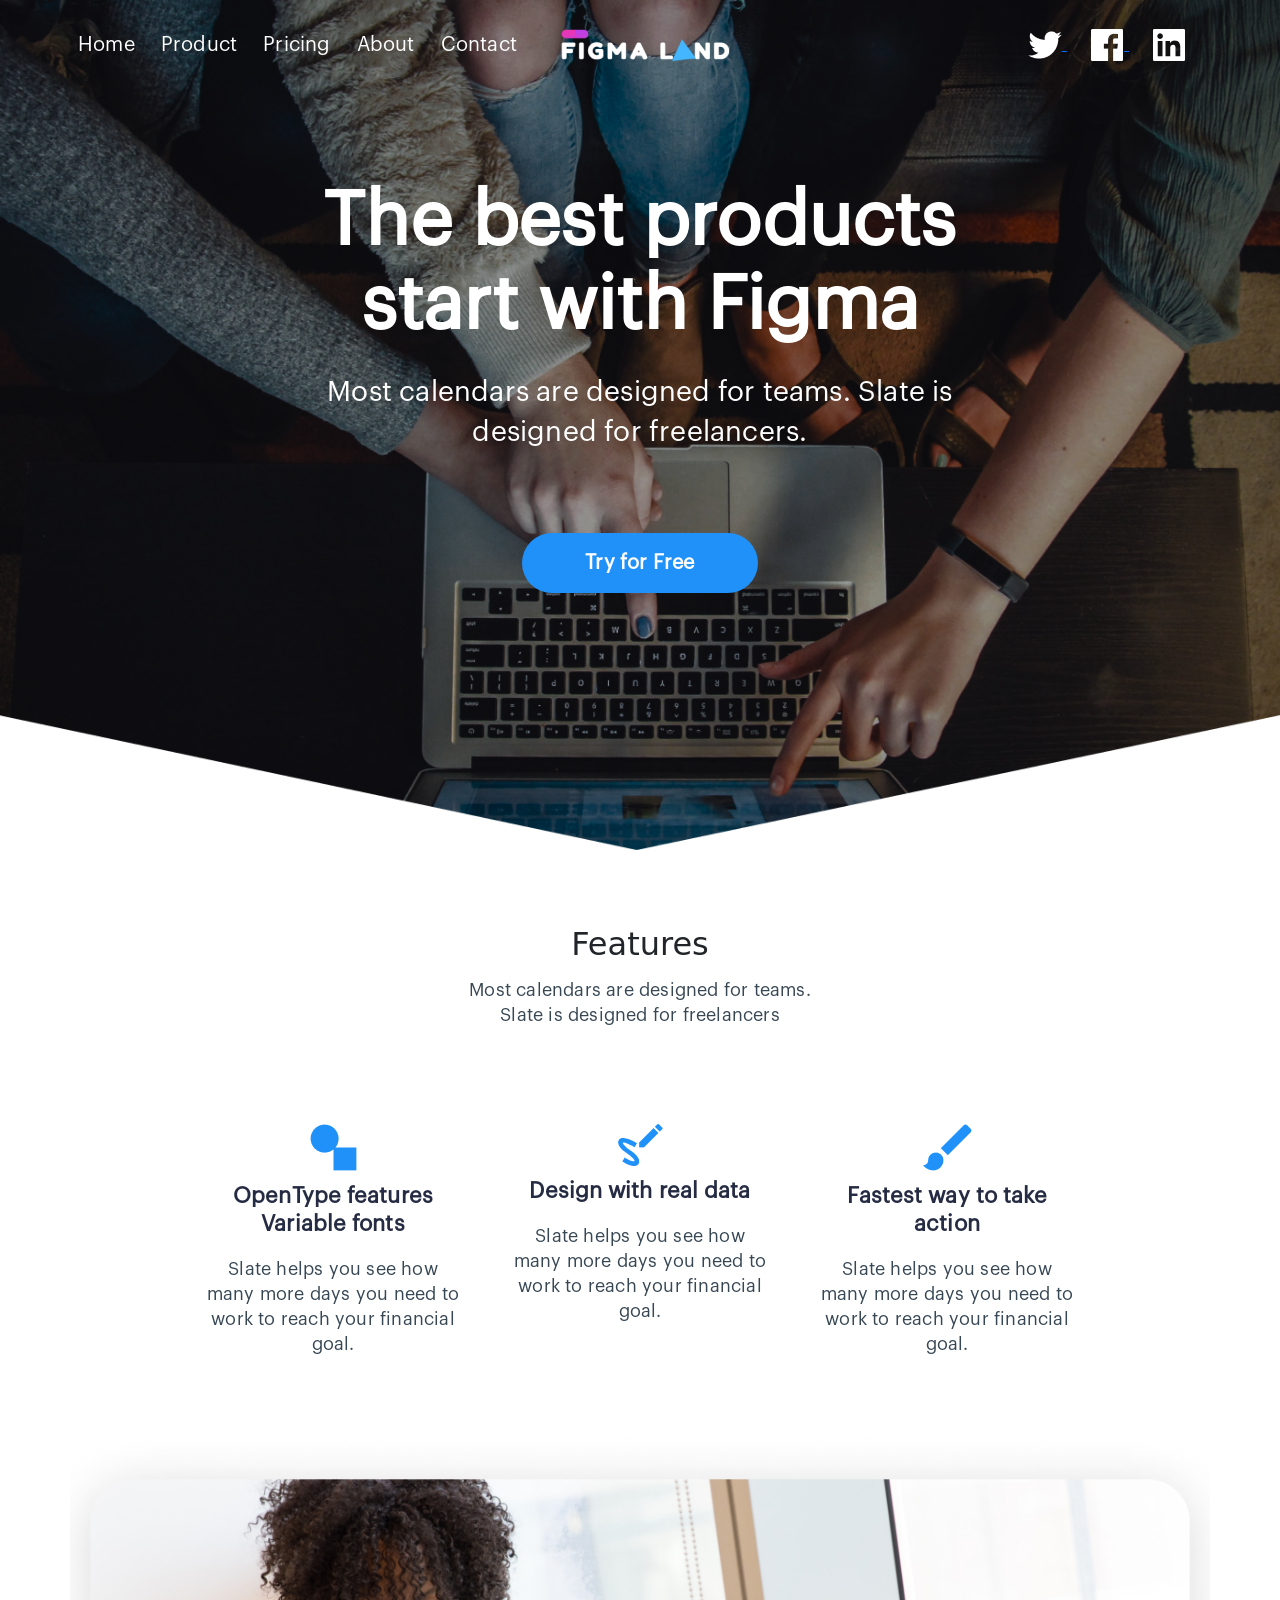
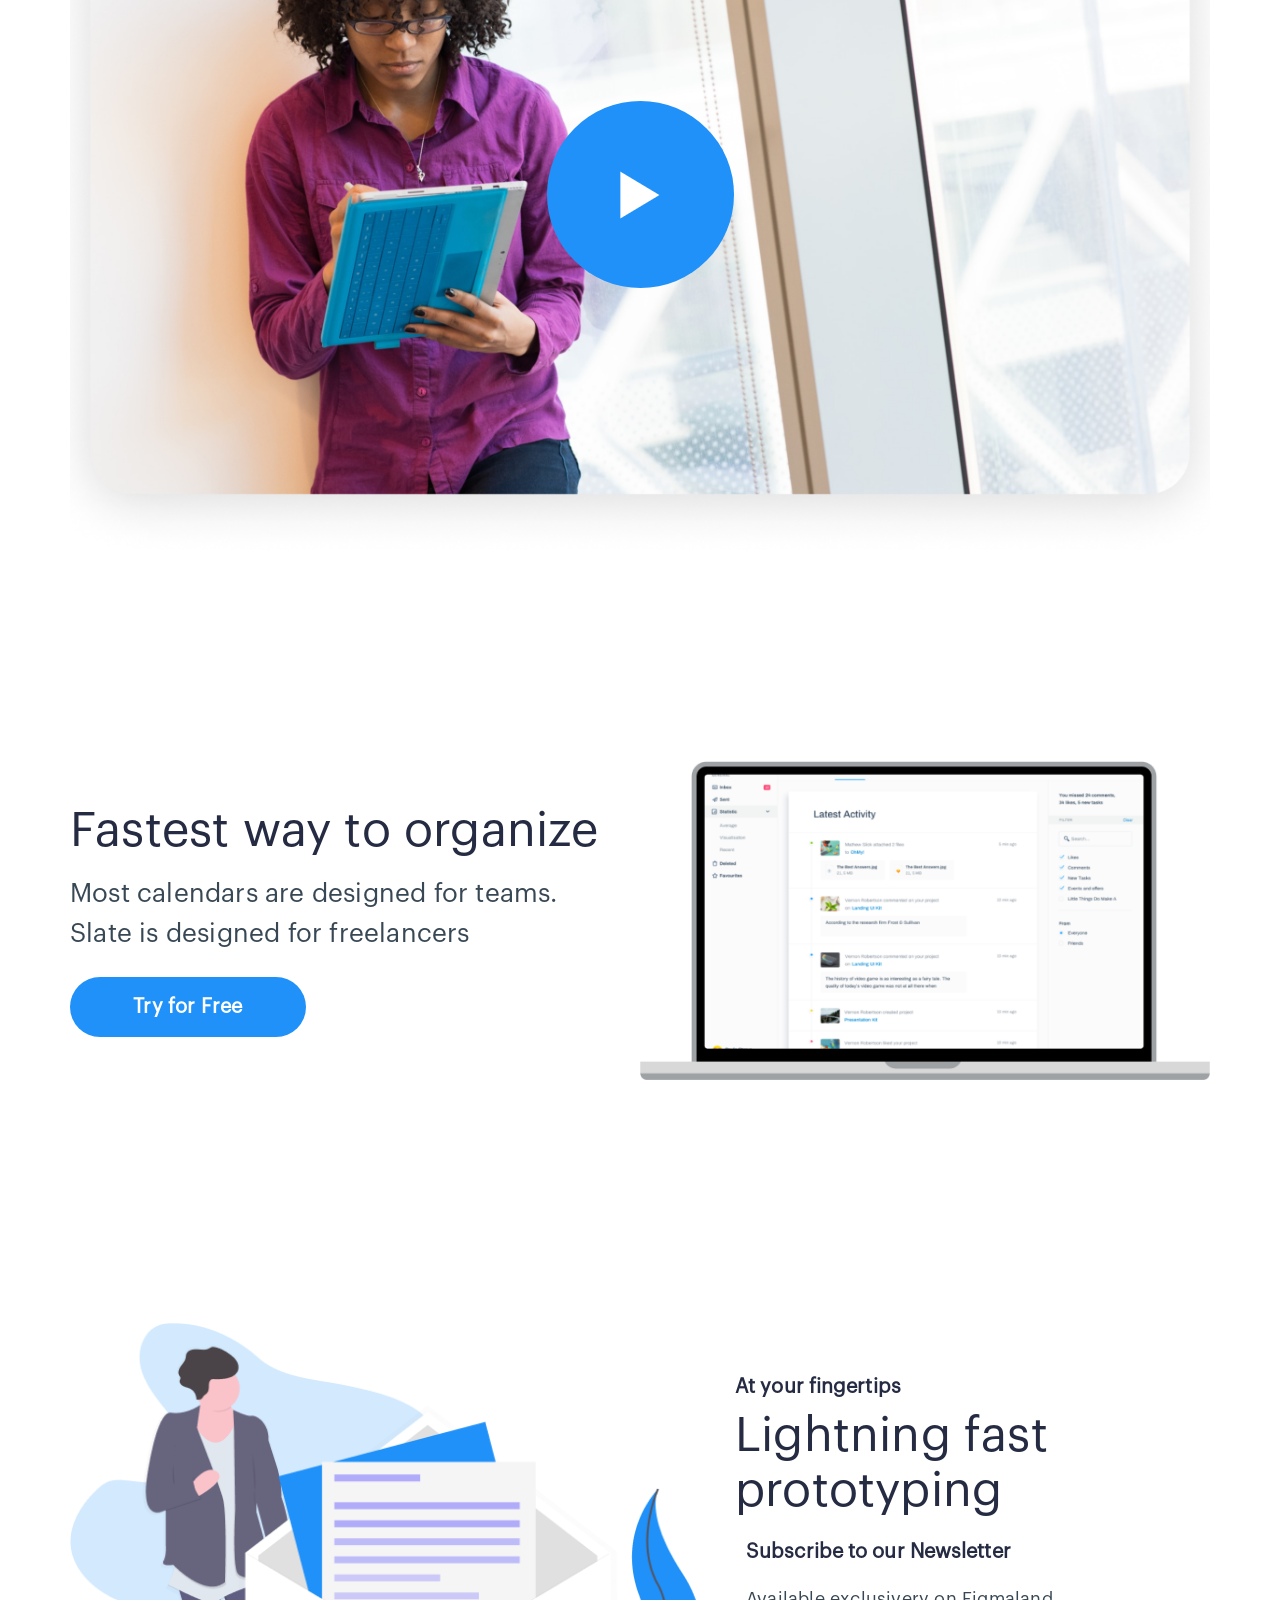
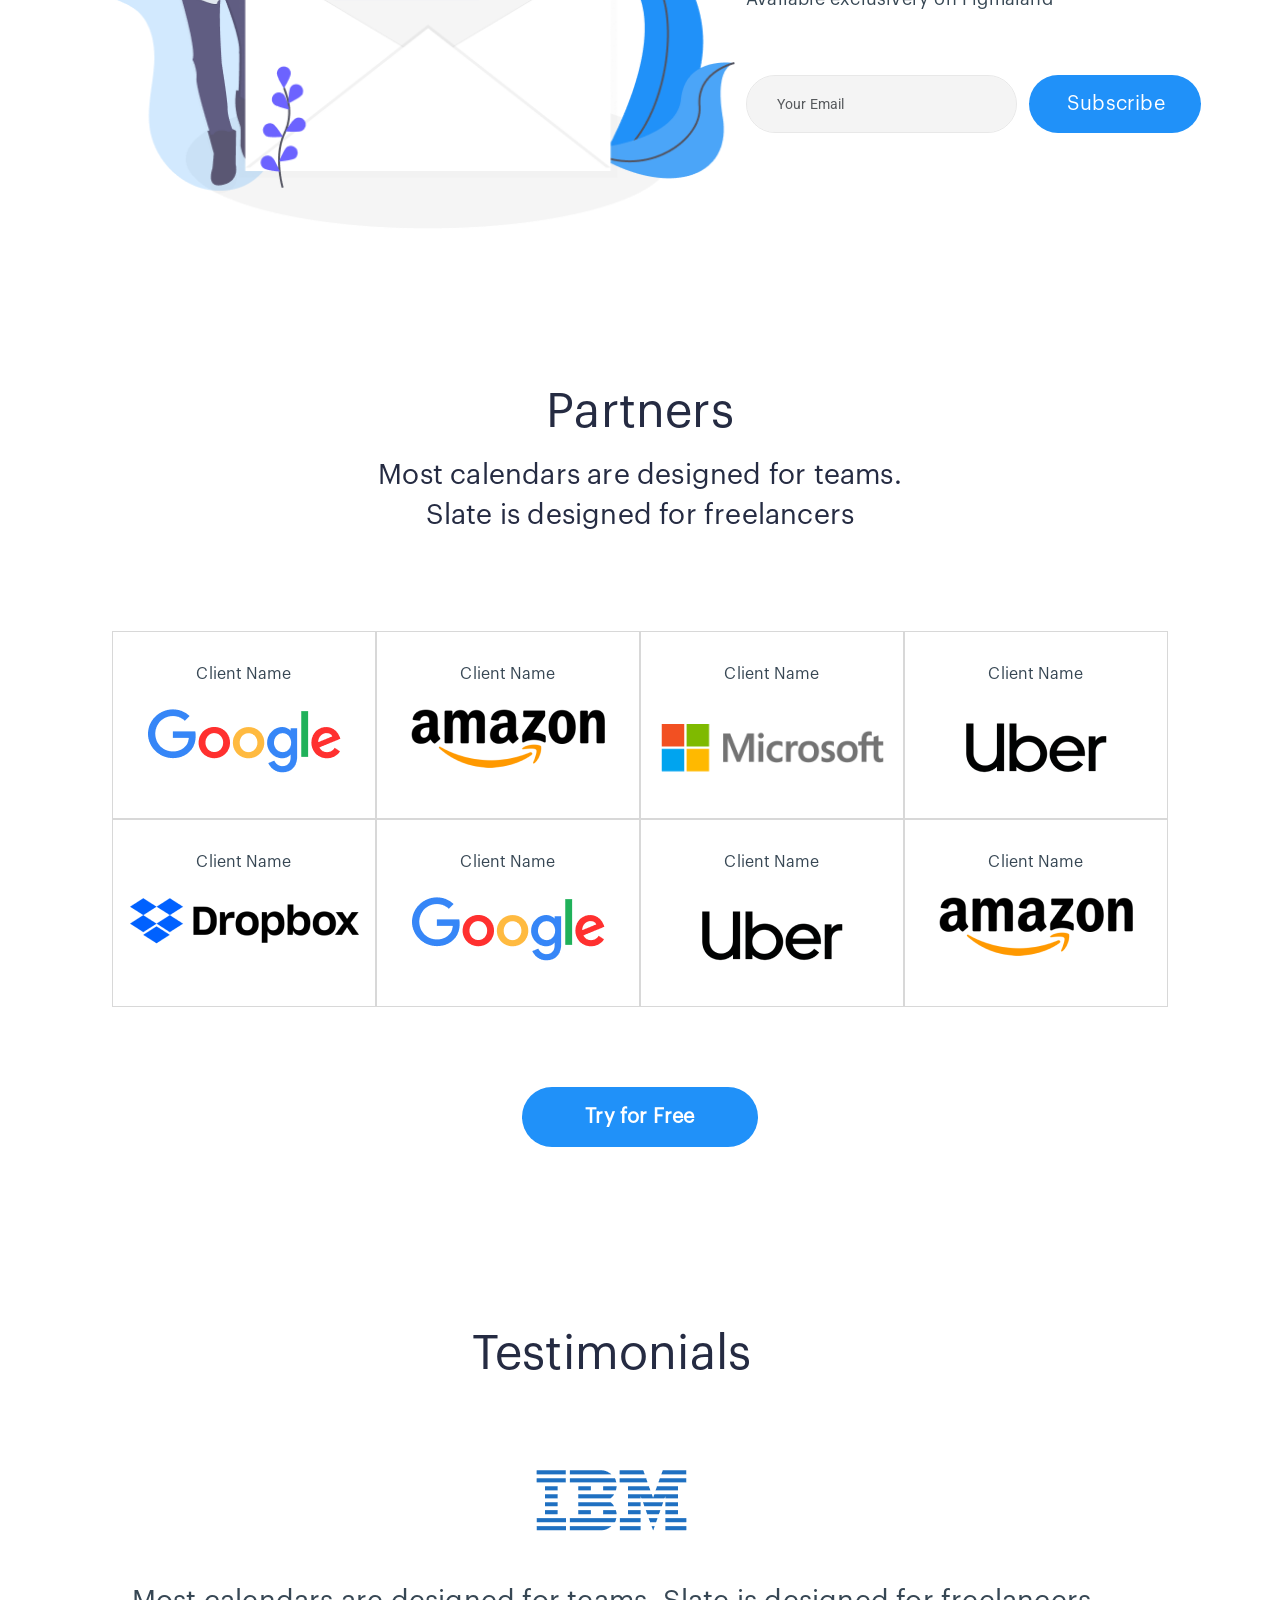
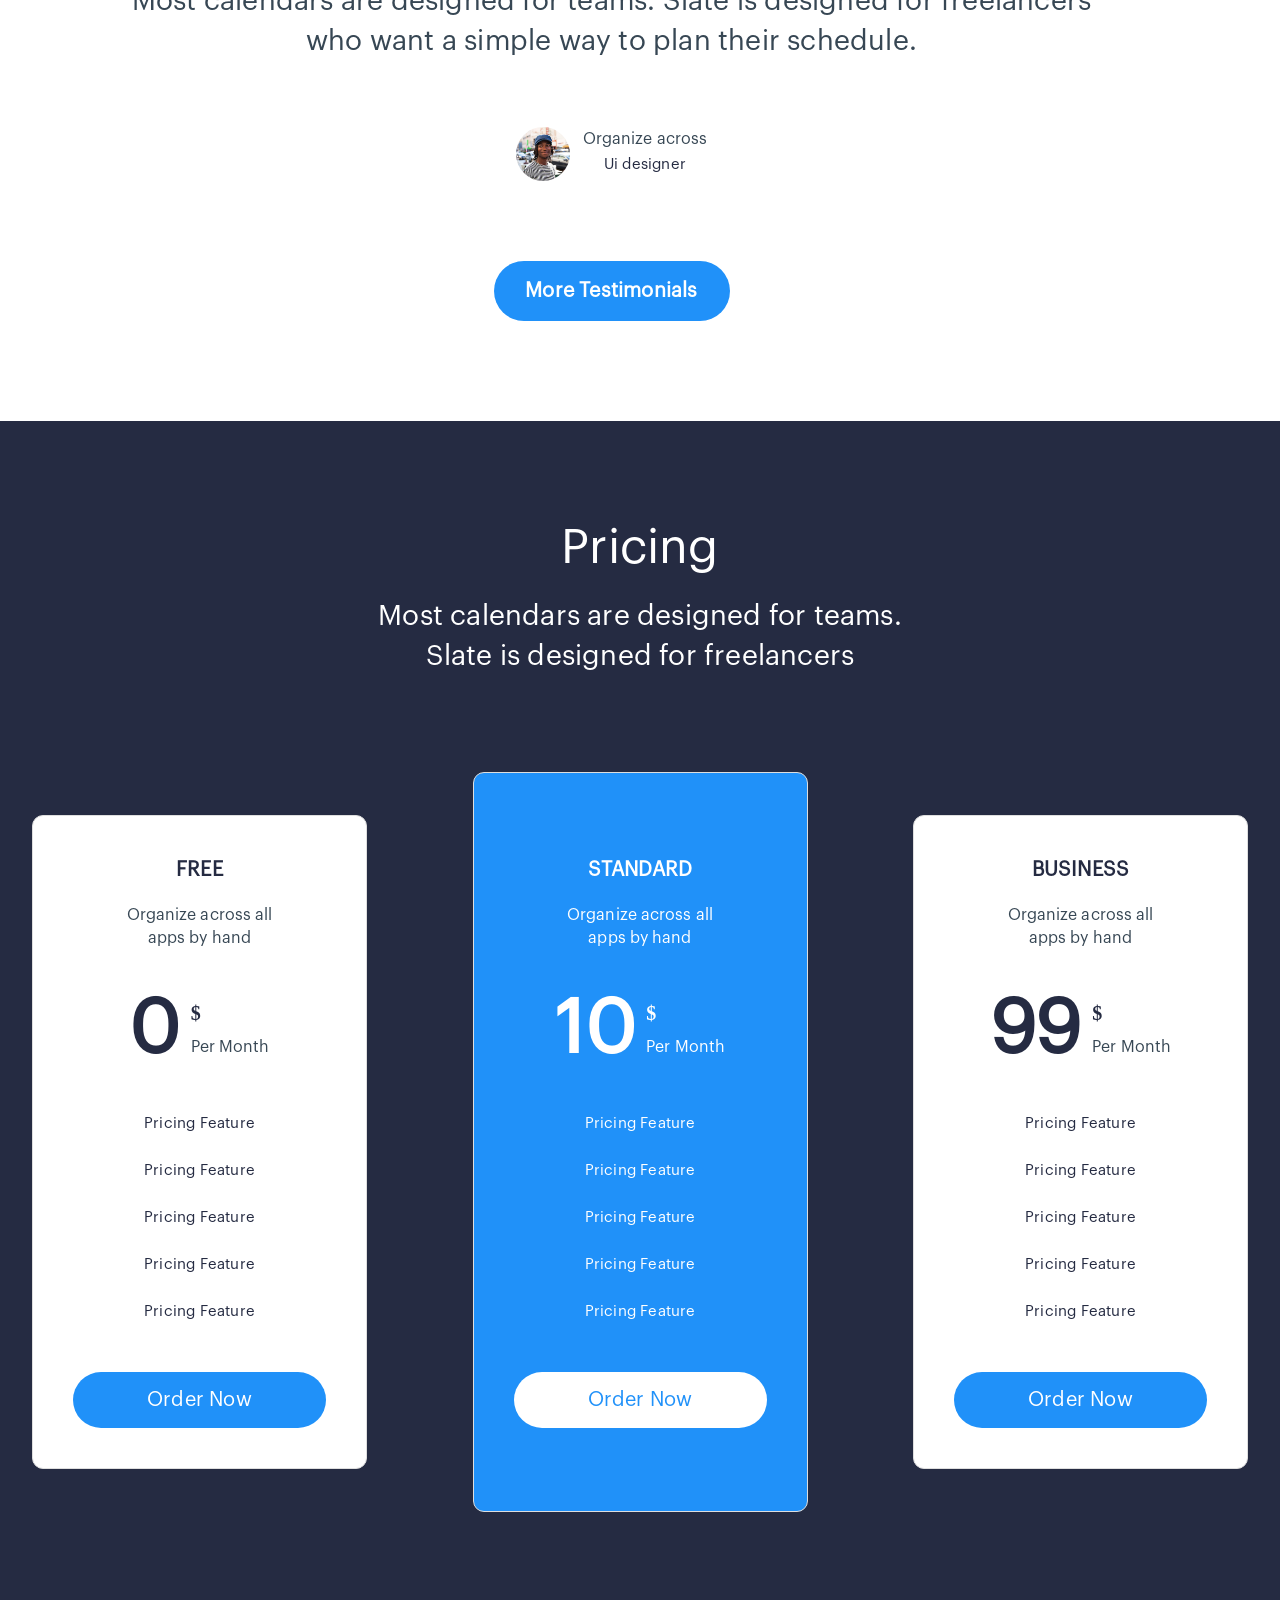
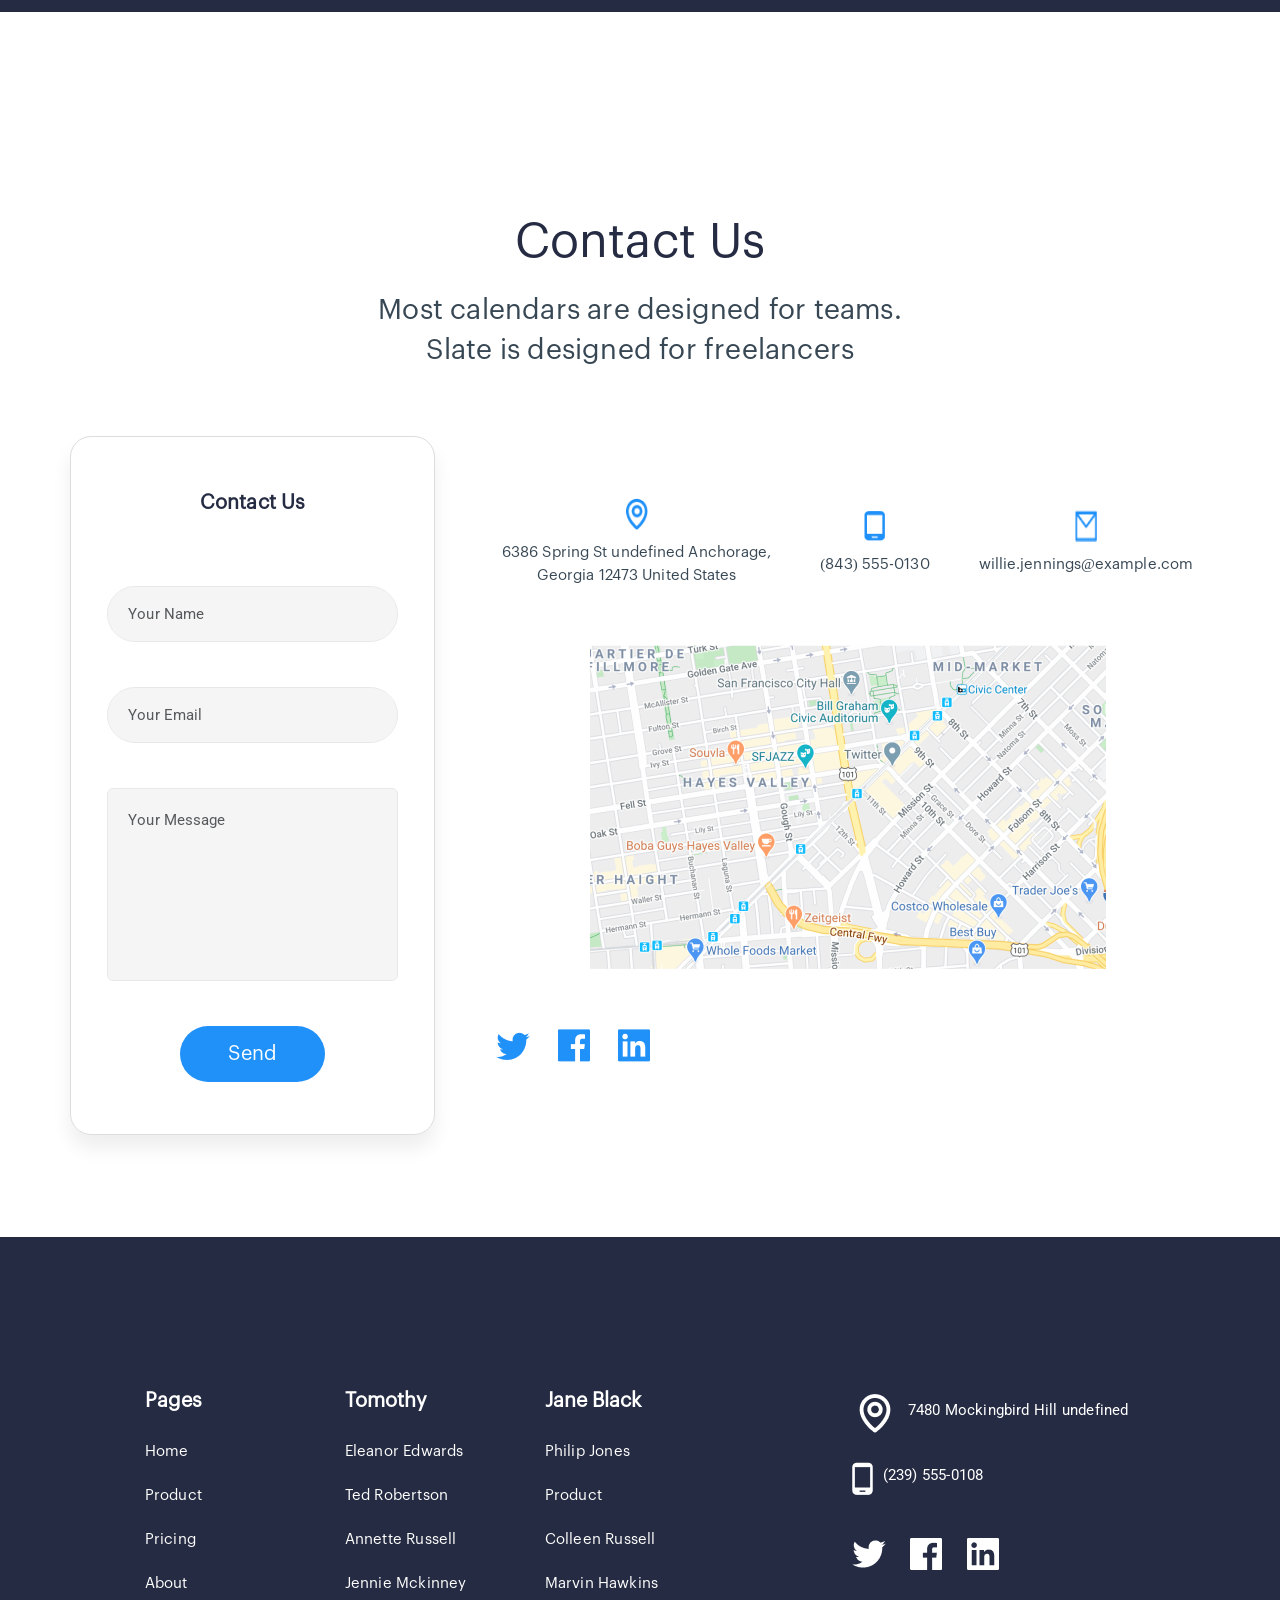
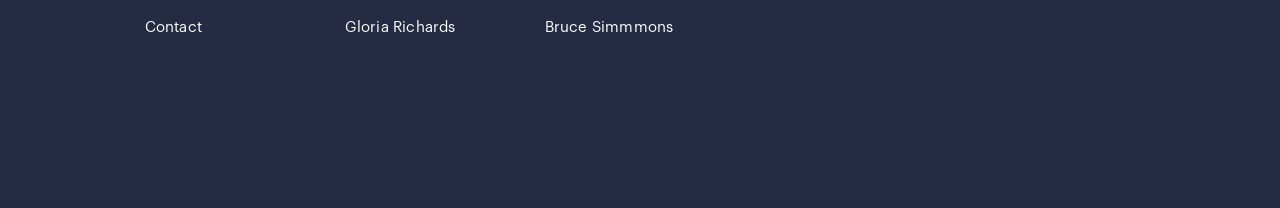
<file: index.html>
<!DOCTYPE html>
<html lang="en">
<head>
    <meta charset="UTF-8">
    <meta name="viewport" content="width=device-width, initial-scale=1">
    <meta http-equiv="X-UA-Compatible" content="ie=edge">
    <title>Figma Land</title>
    <link href="https://fonts.googleapis.com/css2?family=
    Montserrat:ital,wght@0,100..900;1,100..900&amp;family=
    Roboto:ital,wght@0,100;0,300;0,400;0,500;0,700;0,900;1,100;1,300;1,400;1,500;1,700;1,900&amp;display=
    swap" rel="stylesheet">
    <link rel="stylesheet" href="bootstrap.css">
    <link rel="stylesheet" href="style.css">
</head>
<body>

<header class="header">

    <nav class="navbar navbar-expand-lg navbar-dark">
        <div class="container">
            <div class="collapse navbar-collapse" id="navbarNav">
                <ul class="navbar-nav">
                    <li class="nav-item">
                        <a class="nav-link" href="#">Home</a>
                    </li>
                    <li class="nav-item">
                        <a class="nav-link" href="#">Product</a>
                    </li>
                    <li class="nav-item">
                        <a class="nav-link" href="#pricing">Pricing</a>
                    </li>
                    <li class="nav-item">
                        <a class="nav-link" href="#">About</a>
                    </li>
                    <li class="nav-item">
                        <a class="nav-link" href="#contact">Contact</a>
                    </li>
                </ul>
            </div>

            <a class="navbar-brand" href="#"><img src="logo.png" alt="figma land"></a>


            <div class="nav-media d-none d-md-block">
                <a href="https://www.instagram.com/figmavibes/" class="me-4">
                    <img src="twitter.png" alt="twitter image">
                </a>

                <a href="https://www.facebook.com/groups/207220915184146/" class="me-4">
                    <img src="facebook.png" alt="facebook image">
                </a>

                <a href="https://www.linkedin.com/company/figma" class="me-4">
                    <img src="linked%20in.png" alt="linked in image">
                </a>
            </div>

                <button class="navbar-toggler" type="button" data-bs-toggle="collapse"
                        data-bs-target="#navbarNav, nav-media"
                     aria-controls="navbarNav, nav-media" aria-expanded="false" aria-label="Toggle navigation">
                <span class="navbar-toggler-icon"></span>
            </button>

        </div>
    </nav>

</header>
<!--End of header section-->

    <section class="banner">

        <div class="container">
            <div class="row">
                <div class="col">
                    <div class="banner_text">
                        <h1 class="title mb-4">The best products start with Figma</h1>
                        <p class="subtitle">Most calendars are designed for teams. Slate is designed for
                            freelancers.</p>
                    </div>
                    <a href="#" class="btn btn-primary">Try for Free</a>
                </div>

                </div>
            </div>
    </section>
<!--End of banner section-->

<section class="container">

    <div class="features">

    <div class="features-content">
        <h2>Features</h2>
        <p class="card-para">
            Most calendars are designed for teams.<br>
             Slate is designed for freelancers
        </p>
    </div>
    <div class="features-cards">
        <div class="card">
            <img src="featureitem1.png" alt="feature item">
            <h3 class="card-head">OpenType features
                Variable fonts</h3>
            <p class="card-para">Slate helps you see how
                many more days you need
                to work to reach your
                financial goal.</p>
        </div>

        <div class="card">
            <img src="feature-card2.png" alt="feature item">
            <h3 class="card-head">Design with real data</h3>
            <p class="card-para">Slate helps you see how
                many more days you need
                to work to reach your
                financial goal.</p>
        </div>

        <div class="card">
            <img src="featureitem3.png" alt="feature item">
            <h3 class="card-head">Fastest way to
                take action</h3>
            <p class="card-para">Slate helps you see how
                many more days you need
                to work to reach your
                financial goal.</p>
        </div>
    </div>

        <div class="feature-video">
            <div class="playBtn">
                <img src="play-img.png" alt="Play Button Image">
                <div class="clipElement"><video src="SampleVideo_1280x720_2mb.mp4" controls="true"></video>
                 <b class="close">Close</b>
                </div>
            </div>

        </div>

    </div>
</section>
<!--End of feature section-->
<section class="container">

    <div class="d-flex flex-lg-nowrap flex-md-wrap flex-sm-wrap">

        <div class="organize-content">
        <h2>Fastest way to
            organize</h2>
        <p>Most calendars are designed for teams.<br>
            Slate is designed for freelancers</p>
            <a href="#" class="btn btn-primary">Try for Free</a>

        </div>
 
        <div class="col-12 col-md-4 col-lg-6">
          <img src="@%20Macbook%20Pro.png" alt="macbook image" class="img-fluid">
         </div>

     </div>
</section>
<!--End of organize section-->

<section class="container">

    <div class="newsletter flex-lg-nowrap flex-md-wrap flex-sm-wrap">
      <div class="col-12 col-md-4 col-lg-7">
          <img src="undraw_newsletter.png" alt="newsletter" class="img-fluid">
      </div>

        <div class="flex-fill" style="flex-basis: 50%;">
            <div class="register_text">
                <h3>At your fingertips</h3>
                <h2>Lightning fast
                    prototyping </h2>
            </div>

            <div class="register_Email">
                <h3>Subscribe to our Newsletter</h3>
                <p>Available exclusivery on Figmaland</p>
                <div class="enter_mail">
                    <input type="email" name="mail" class="form-control" id="mailID" placeholder="Your Email">
                    <button type="submit" class="btn btn-primary">Subscribe</button>
                </div>
            </div>
        </div>
    </div>

</section>
<!--End of newsletter section-->
<section class="container">
    <div class="partner-section">
        <div class="partner">
            <h2>Partners</h2>
            <p>Most calendars are designed for teams.<br>
                Slate is designed for freelancers</p>
        </div>

        <div class="partner-logos">
            <div class="logo_box">
                <h6>Client Name</h6>
                <img src="logos_google.png" alt="google_Logo">
            </div>

            <div class="logo_box">
                <h6>Client Name</h6>
                <img src="amazon.png" alt="amazon_Logo">
            </div>

            <div class="logo_box">
                <h6>Client Name</h6>
                <img src="microsoft.png" alt="microsoft_Logo">
            </div>

            <div class="logo_box">
                <h6>Client Name</h6>
                <img src="uber.png" alt="uber_Logo">
            </div>

            <div class="logo_box">
                <h6>Client Name</h6>
                <img src="dropbox.png" alt="dropbox_Logo">
            </div>

            <div class="logo_box">
                <h6>Client Name</h6>
                <img src="logos_google.png" alt="google_Logo">
            </div>

            <div class="logo_box">
                <h6>Client Name</h6>
                <img src="uber.png" alt="uber_Logo">
            </div>

            <div class="logo_box">
                <h6>Client Name</h6>
                <img src="amazon.png" alt="amazon_Logo">
            </div>

        </div>

        <div>
            <a href="#" class="btn btn-primary">Try for Free</a>
        </div>

    </div>
</section>
<!--End of partner section-->
<section class="container">
    <div class="testimonials">

        <div class="title">
            <h2>Testimonials</h2>
        </div>

        <div class="testimonial-content">
            <img src="test-content.png" alt="IBM">
            <p>Most calendars are designed for teams. Slate is designed for freelancers<br>
                who want a simple way to plan their schedule.</p>
            <div class="ui-designer">
              <img src="designer-img.png" alt="ui-designer">

                <div class="designer-text">
                 <h5>Organize across</h5>
                 <p>Ui designer</p>
                </div>

            </div>
        </div>

        <div>
         <a href="#" class="btn btn-primary">More Testimonials</a>
        </div>

     </div>
</section>
<!--End of testimonials-->
<section class="pricing-section">
    <div class="container">

        <div class="pricing-content">
          <h2 id="pricing">Pricing</h2>
            <p>Most calendars are designed for teams.<br>
                Slate is designed for freelancers</p>
        </div>

        <div class="col-12 ">

         <div class="d-flex flex-lg-nowrap flex-sm-wrap">

            <div class="deal">
                <div class="deal-head">
                    <h3>FREE</h3>
                    <h6>Organize across all
                        apps by hand</h6>
                </div>
                <div class="price">
                    <h1>0</h1>
                    <div class="dollar">
                        <h3>$</h3>
                        <h6>Per Month</h6>
                    </div>
                </div>

                    <div class="feature-now">
                        <ul>
                            <li>Pricing Feature</li>
                            <li>Pricing Feature</li>
                            <li>Pricing Feature</li>
                            <li>Pricing Feature</li>
                            <li>Pricing Feature</li>
                        </ul>
                    </div>

                    <a href="#" class="btn btn-primary">Order Now</a>

            </div>

            <div class="deal active">
                <div class="deal-head">
                    <h3 class="active">STANDARD</h3>
                    <h6 class="active">Organize across all
                        apps by hand</h6>
                </div>
                <div class="price">
                    <h1 class="active">10</h1>
                    <div class="dollar">
                        <h3 class="active">$</h3>
                        <h6 class="active">Per Month</h6>
                    </div>
                </div>

                    <div class="feature-now">
                        <ul>
                            <li class="active">Pricing Feature</li>
                            <li class="active">Pricing Feature</li>
                            <li class="active">Pricing Feature</li>
                            <li class="active">Pricing Feature</li>
                            <li class="active">Pricing Feature</li>
                        </ul>
                    </div>

                    <a href="#" class="btn active">Order Now</a>

            </div>

            <div class="deal">
                <div class="deal-head">
                    <h3>BUSINESS</h3>
                    <h6>Organize across all
                        apps by hand</h6>
                </div>
                <div class="price">
                    <h1>99</h1>
                    <div class="dollar">
                        <h3>$</h3>
                        <h6>Per Month</h6>
                    </div>
                </div>

                    <div class="feature-now">
                        <ul>
                            <li>Pricing Feature</li>
                            <li>Pricing Feature</li>
                            <li>Pricing Feature</li>
                            <li>Pricing Feature</li>
                            <li>Pricing Feature</li>
                        </ul>
                    </div>

                    <a href="#" class="btn btn-primary">Order Now</a>

            </div>

        </div>
        </div>

    </div>
</section>
<!--End of pricing section-->
<section class="container">

    <div class="contact-us">

        <div class="contact-content">
            <h2 id="contact">Contact Us</h2>
            <p>Most calendars are designed for teams.<br>
                Slate is designed for freelancers</p>
        </div>

        <div class="contact-info flex-lg-nowrap flex-md-wrap flex-sm-wrap">
            <form class="form-group">
               <h3 class="mb-4">Contact Us</h3>

                        <input type="text" name="full-name" class="form-control" id="name" placeholder="Your Name">
                        <input type="email" name="email" class="form-control" id="emailID" placeholder="Your Email">
                        <textarea name="self-about" id="self" class="form-control" placeholder="Your Message"></textarea>
                    <button type="submit" class="btn btn-primary">Send</button>

            </form>

            <div class="more-info">
                <div class="information-blocks">
                    <div class="block">
                        <img src="address-img.png" alt="address-image">
                        <h5>6386 Spring St undefined Anchorage,<br>
                            Georgia 12473 United States</h5>
                    </div>

                    <div class="block">
                        <img src="phone-img.png" alt="phone-image">
                        <h5>(843) 555-0130</h5>
                    </div>

                    <div class="block">
                        <img src="mailbox.png" alt="mailbox-image">
                        <h5>willie.jennings@example.com</h5>
                    </div>

                </div>

                <div id="googleMap">
                    <img src="@%20map%20screen.png" alt="map-image" class="img-fluid" data-toggle="modal" data-target="#mapModal">
                </div>

                <div class="modal fade" id="mapModal" tabindex="-1" role="dialog" aria-labelledby="mapModalLabel" aria-hidden="true">
                    <div class="modal-dialog modal-dialog-centered modal-lg" role="document">
                        <div class="modal-content">
                            <div class="modal-body">
                                <iframe src="https://www.google.com/maps/embed?pb=!1m18!1m12!1m3!1d3024.2219475967266!2d-74.00369368400567!3d40.71277184257401!2m3!1f0!2f0!3f0!3m2!1i1024!2i768!4f13.1!3m3!1m2!1s0x89c25a23e28c1191%3A0x49f75d3281df052a!2sEmpire%20State%20Building!5e0!3m2!1sen!2sus!4v1630697201623!5m2!1sen!2sus" width="100%" height="450" style="border:0;" allowfullscreen="" loading="lazy"></iframe>
                            </div>
                        </div>
                    </div>
                </div>

                <div class="social-icon">
                    <img src="twitter-map.png" alt="twitter-image">
                    <img src="facebook-map.png" alt="facebook-image">
                    <img src="linkedin-map.png" alt="linked in">
                </div>

            </div>

        </div>

    </div>
</section>
<!--End of contact us section-->
<footer class="footer">
    <div class="container">
    <div class="visiting-info flex-lg-nowrap flex-sm-wrap">

          <div class="footer-menu">
             <div class="menu-items">
                 <h3>Pages</h3>
                 <ul class="menu-links">
                     <li><a href="#">Home</a></li>
                     <li><a href="#">Product</a></li>
                     <li><a href="#">Pricing</a></li>
                     <li><a href="#">About</a></li>
                     <li><a href="#">Contact</a></li>
                 </ul>
             </div>

              <div class="menu-items">
                  <h3>Tomothy</h3>
                  <ul class="menu-links">
                      <li><a href="#">Eleanor Edwards</a></li>
                      <li><a href="#">Ted Robertson</a></li>
                      <li><a href="#">Annette Russell</a></li>
                      <li><a href="#">Jennie Mckinney</a></li>
                      <li><a href="#">Gloria Richards</a></li>
                  </ul>
              </div>

              <div class="menu-items">
                  <h3>Jane Black</h3>
                  <ul class="menu-links">
                      <li><a href="#">Philip Jones</a></li>
                      <li><a href="#">Product</a></li>
                      <li><a href="#">Colleen Russell</a></li>
                      <li><a href="#">Marvin Hawkins</a></li>
                      <li><a href="#">Bruce Simmmons</a></li>
                  </ul>
              </div>

          </div>

          <div class="our-networks">
              <div class="location">
                <img src="bx_bx-map.png" alt="location-icon">
                  <p>7480 Mockingbird Hill undefined </p>
              </div>

              <div class="phone-contact">
                <img src="footer-phone.png" alt="phone image">
                  <p>(239) 555-0108</p>
              </div>

              <div class="social-icons">
                  <img src="twitter.png" alt="twitter-image">
                  <img src="facebook.png" alt="facebook image">
                  <img src="linked%20in.png" alt="linked in">
              </div>

          </div>

      </div>
    </div>
</footer>
<!--End of footer-->


<!--Start of javascript-->
<script src="bootstrap.js"></script>

<script>

    let playBtn = document.querySelector ('.playBtn');
    let clipElement = document.querySelector ('.clipElement');
    let close = document.querySelector ('.close')
    let video =document.querySelector ('video')

    playBtn.onclick = function() {
        playBtn.classList.add('active');
        clipElement.classList.add('active');
        video.play();
    }
   close.onclick = function() {
        playBtn.classList.remove('active');
        clipElement.classList.remove('active');
        video.remove();
        close.style.display = 'none';
       close.parentElement.style.display = 'none';
   }

    // End of play video

    const form = document.querySelector('.form-group');
    const nameInput = document.getElementById('name');
    const emailInput = document.getElementById('emailID');
    const messageInput = document.getElementById('self');
    const submitButton = document.querySelector('.form-group button[type="submit"]');

    const emailRegex = /^[\w\s]+@[\w\s]+\.\w+$/;

    form.addEventListener('submit', (e) => {
        e.preventDefault();

        let isValid = true;
        //name validate
        if (nameInput.value.trim() === '') {
            isValid = false;
            nameInput.classList.add('is-invalid');
        } else {
            nameInput.classList.remove('is-invalid');
        }
        // validate email
        if (!emailRegex.test(emailInput.value.trim())) {
            isValid = false;
            emailInput.classList.add('is-invalid');
        } else {
            emailInput.classList.remove('is-invalid');
        }
        // Validate message
        if (messageInput.value.trim() === '') {
            isValid = true;
            messageInput.classList.add('is-invalid');
        }
        else {
            messageInput.classList.remove('is-invalid');
        }

        if (isValid) {
            form.submit();
        }
    });
//     end of login form


</script>

</body>
</html>
</file>
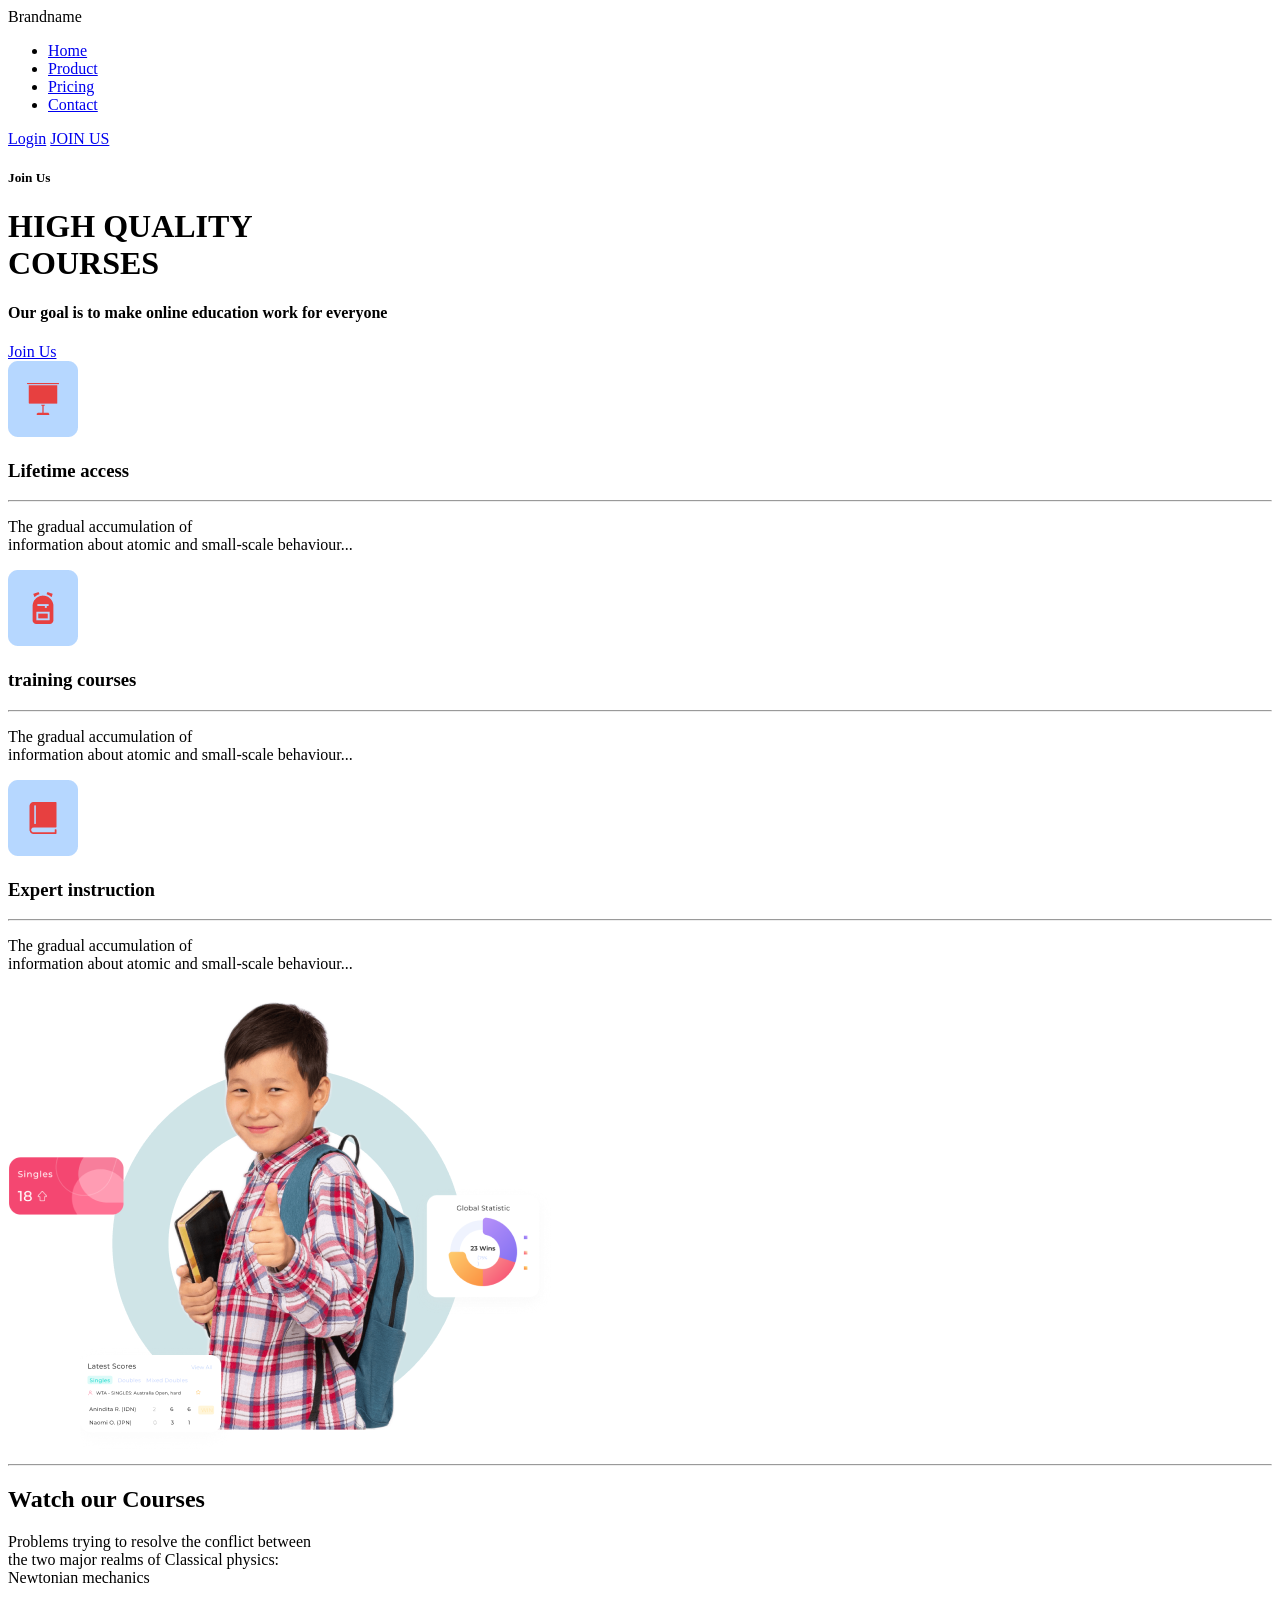
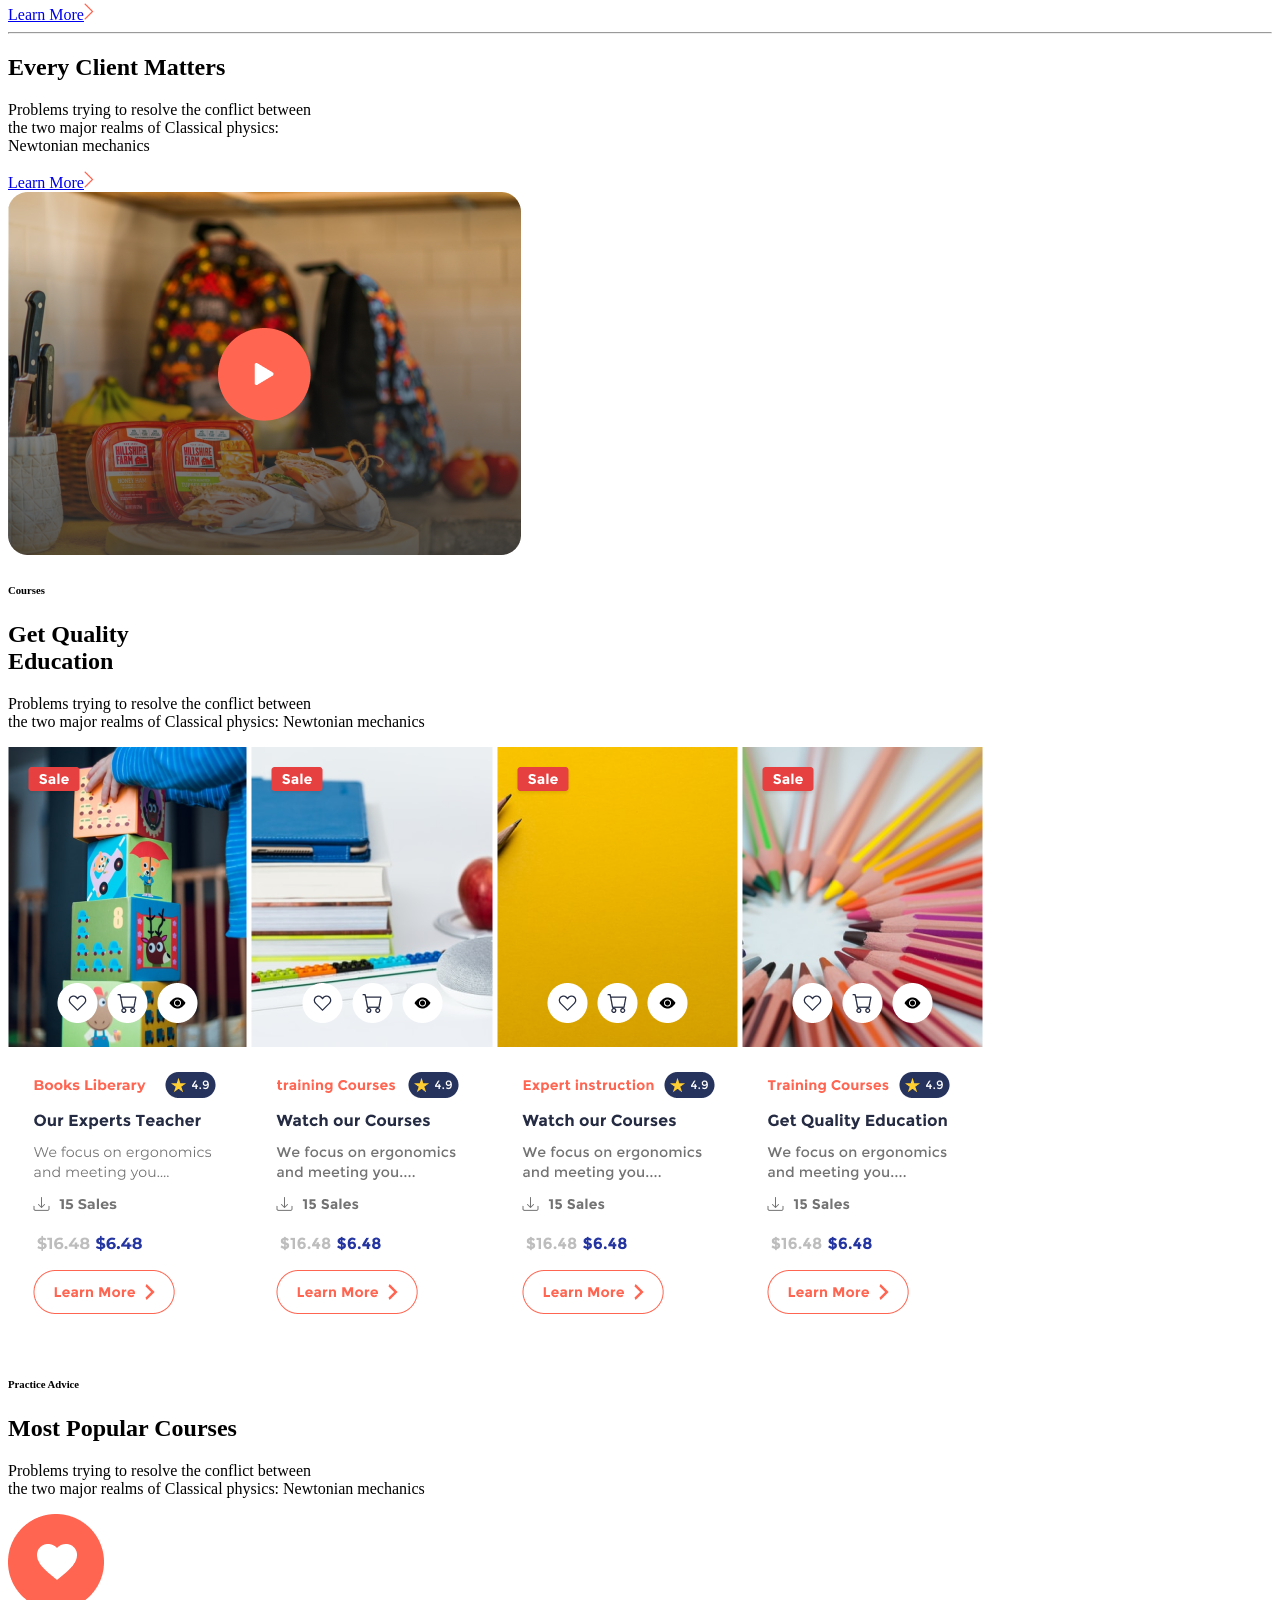
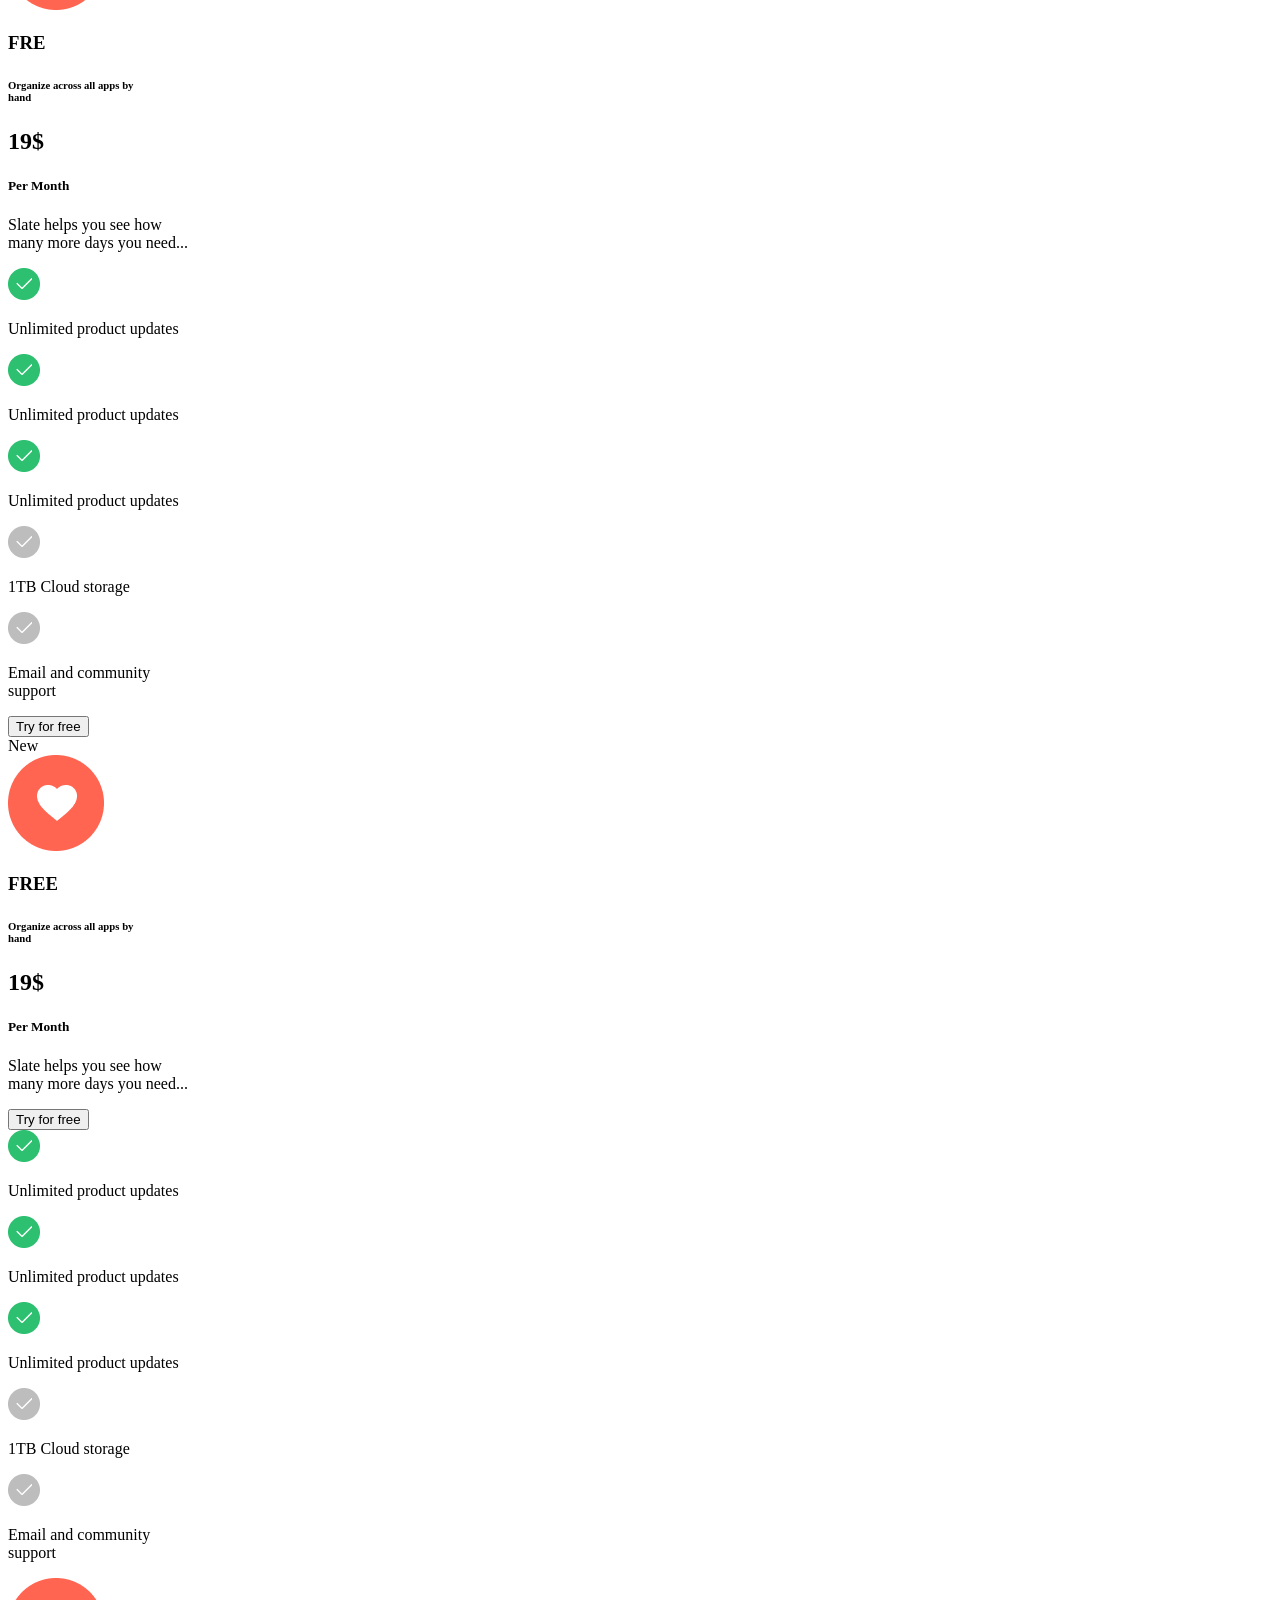
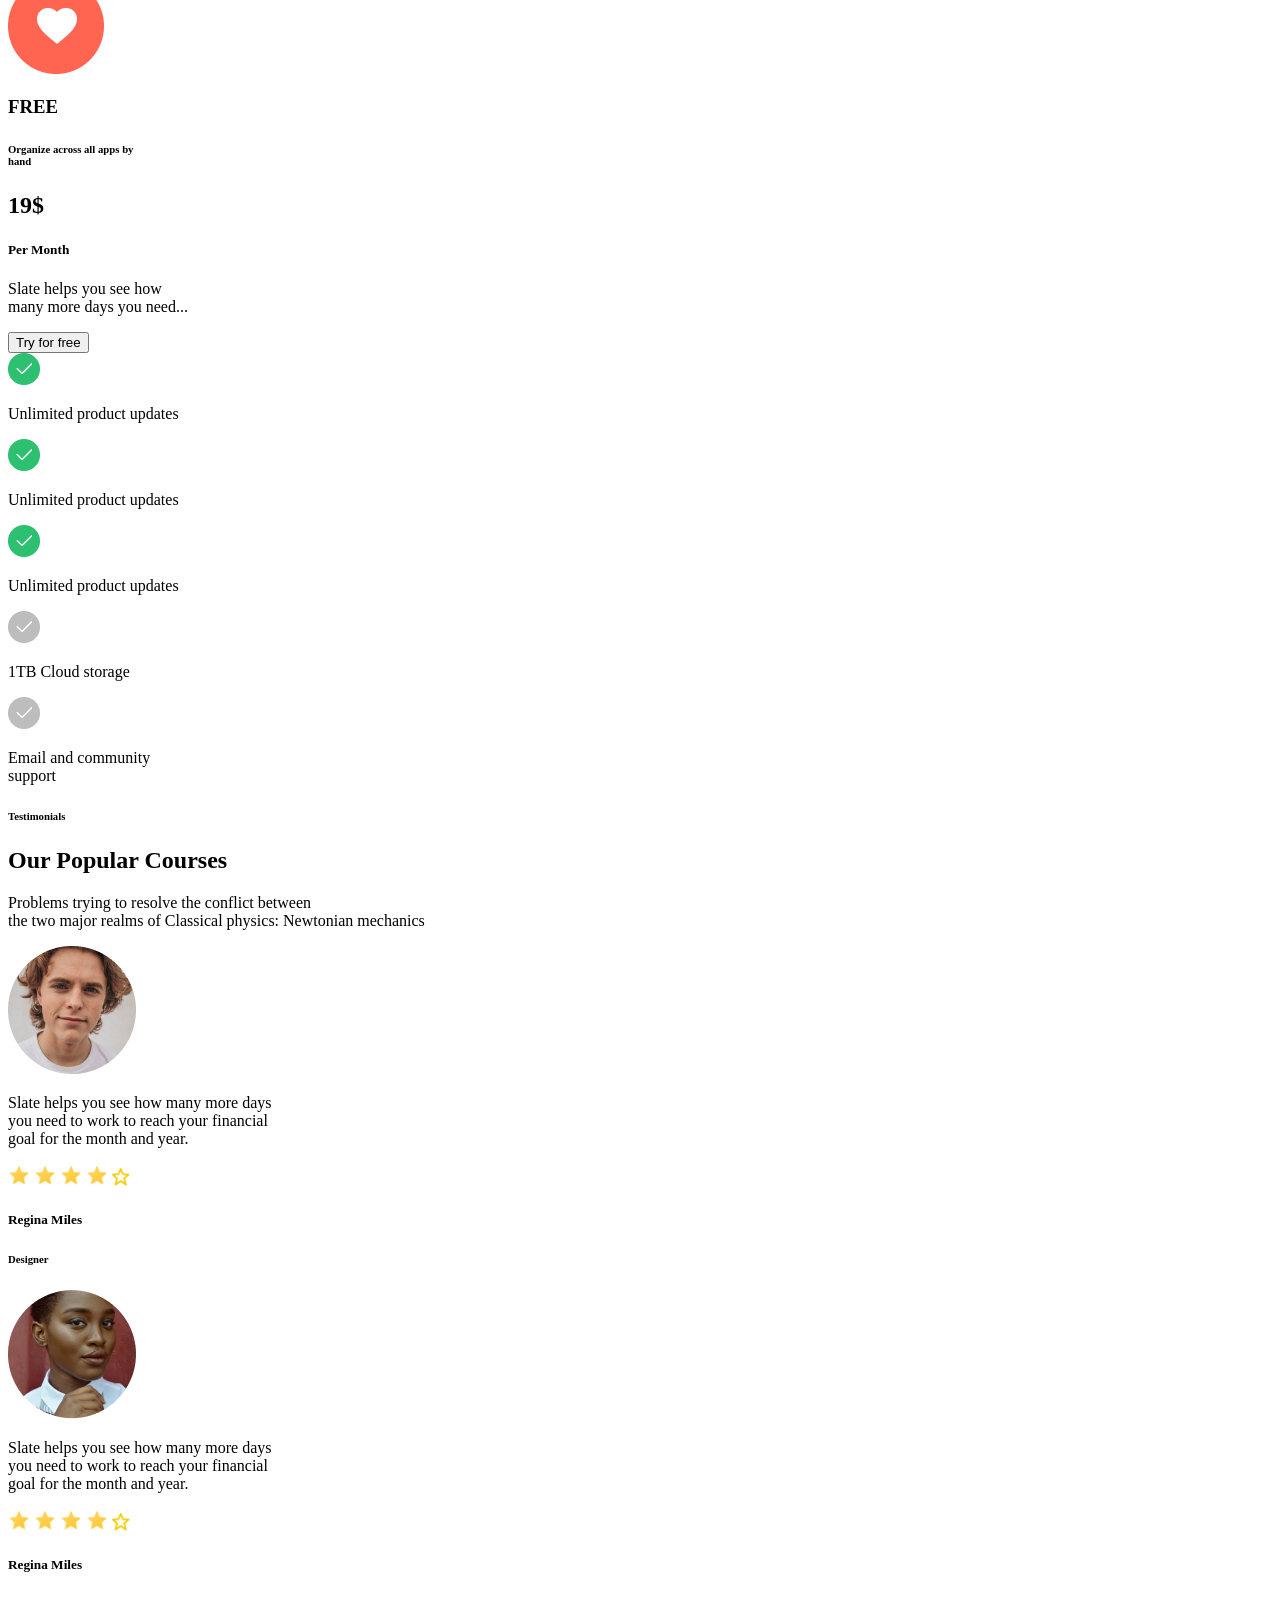
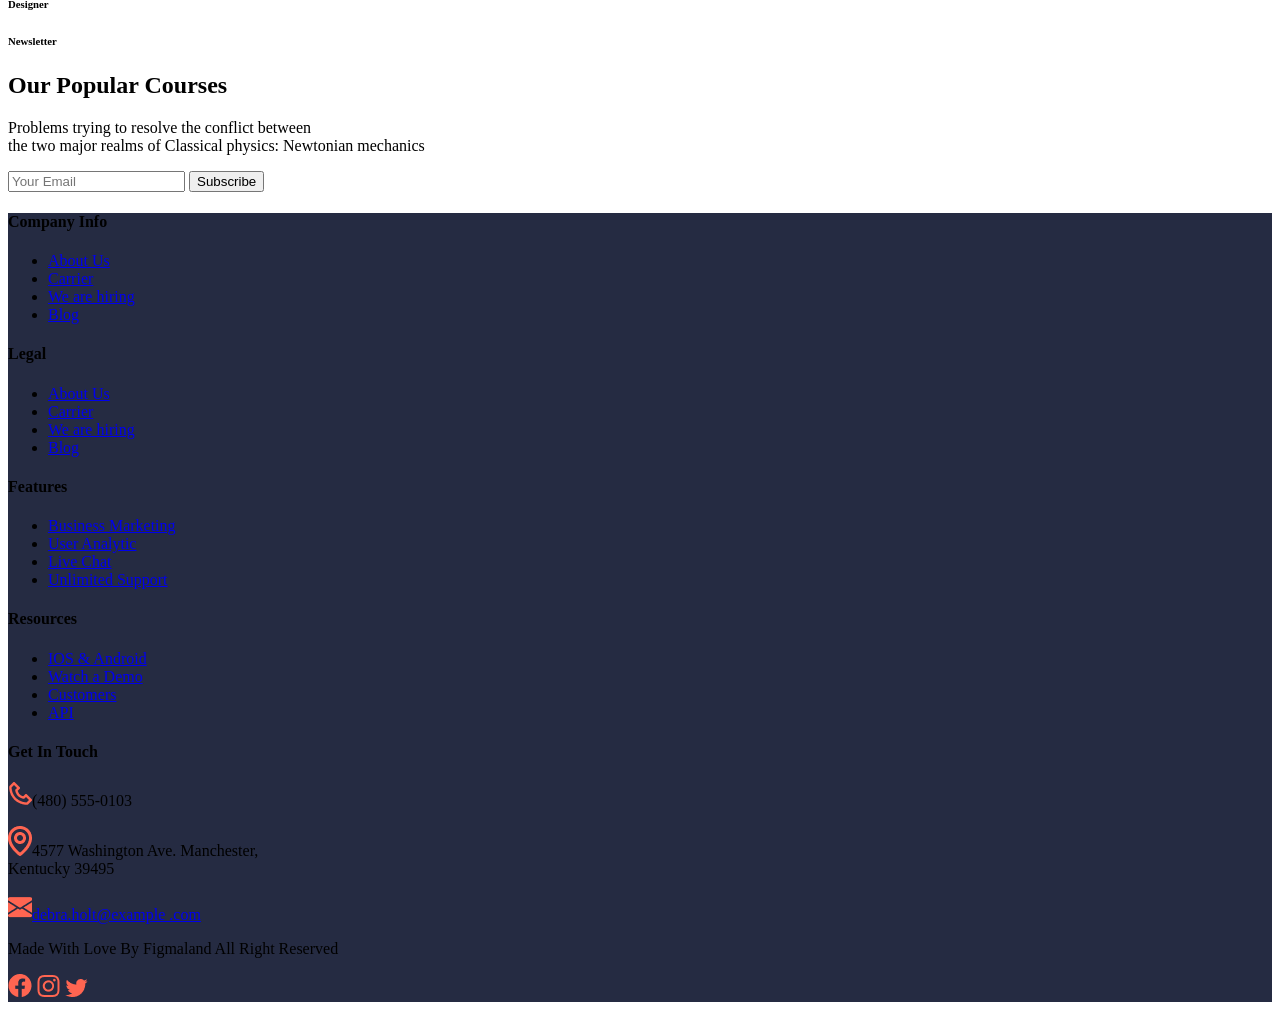
<file: schoolheart.html>
<!DOCTYPE html>
<html lang="en">
<head>
    <meta charset="UTF-8">
    <meta name="viewport" content="width=device-width, initial-scale=1">
    <meta http-equiv="X-UA-Compatible" content="ie=edge">
    <link rel="stylesheet" href="style.css">
    <meta http-equiv="X-UA-Compatible" content="ie=edge">
    <title>School Heart</title>
    <link rel="preconnect" href="https://fonts.googleapis.com">
    <link rel="preconnect" href="https://fonts.gstatic.com" crossorigin>
    <link href="https://fonts.googleapis.com/css2?family=Montserrat:ital,wght@0,100..900;1,100..900&display=swap" rel="stylesheet">
</head>
<body>
<header>
    <div class="main-header">
    <div class="container">
        <nav>
            <div class="logo">
                Brandname
            </div>
          <div class="nav-links">
            <ul>
                <li>
                    <a href="#">Home</a>
                </li>

                <li>
                    <a href="#">Product</a>
                </li>

                <li>
                    <a href="#">Pricing</a>
                </li>

                <li>
                    <a href="#">Contact</a>
                </li>
            </ul>
            <div class="nav-buttons">

                <a href="#" class="login-btn">Login</a>
                <a href="#" class="join-btn">JOIN US</a>
            </div>
          </div>
        </nav>
        </div>
<!--        End of navigation bar-->

        <div class="hero-section">

            <div class="main-content">
                <h5>Join Us</h5>
                <h1>HIGH QUALITY<br> COURSES</h1>
                <h4>Our goal is to make online education work for everyone</h4>
                <a href="#" class="join-us-btn">Join Us</a>
            </div>

            <div class="col-card">
                <div class="card-container">
                   <img src="col-card1.png" alt="card1">
                    <h3>Lifetime access</h3>
                    <hr class="bold-line">
                    <p>The gradual accumulation of<br>
                        information about atomic and
                        small-scale behaviour...</p>
                </div>

                <div class="card-container">
                    <img src="col-card2.png" alt="card2">
                    <h3>training courses</h3>
                    <hr class="bold-line">
                    <p>The gradual accumulation of<br>
                        information about atomic and
                        small-scale behaviour...</p>
                </div>

                <div class="card-container2">
                    <img src="col-card3.png" alt="card3">
                    <h3>Expert instruction</h3>
                    <hr class="bold-line">
                    <p>The gradual accumulation of<br>
                        information about atomic and small-scale behaviour...</p>
                </div>

            </div>

        </div>
    </div>
    <div class="wrapper"></div>

</header>

<section class="courses-container">

       <div class="our-courses-content">
    <div class="left">
      <img src="student.png" alt="student">
    </div>

    <div class="right">
        <div class="text-section">
        <hr class="bold-line">
        <h2>Watch our Courses</h2>
        <p>Problems trying to resolve the conflict between<br> the two major realms of Classical physics:<br> Newtonian
            mechanics</p>
       <a href="#" class="learn-more">Learn
           More<i class="next-arrow"><img src="icon%20arrow-next.png" alt="next-arrow"></i></a>
    </div>
       </div>
       </div>
</section>

<section class="clients-container">

    <div class="clients-content">

    <div class="clients-left-section">

        <div class="clients-text-section">
        <hr class="bold-line">
        <h2>Every Client Matters</h2>
        <p>Problems trying to resolve the conflict between<br> the two major realms of Classical physics:<br>Newtonian
            mechanics</p>
        <a href="#" class="learn-more">Learn
            More<i class="next-arrow"><img src="icon%20arrow-next.png" alt="next-arrow"></i></a>
        </div>

    </div>

    <div class="client-right-section">
      <img src="card6.png" alt="Client-matter">
    </div>

    </div>
</section>

<section class="quality-container">

    <div class="quality-content">

   <div class="quality-text-section">
    <div class="get-text-section">
        <h6>Courses</h6>
        <h2>Get Quality <br>Education</h2>
        <p>Problems trying to resolve the conflict between<br> the two major realms of Classical physics: Newtonian
            mechanics</p>
    </div>
   </div>

    <div class="quality-cards">
        <img src="Product card1.png" alt="card1">
        <img src="Product card2.png" alt="card2">
        <img src="Product card3.png" alt="card3">
        <img src="col-md-4.png" alt="card4">
    </div>

    </div>
</section>

<section class="popular-courses-container">

    <div class="popular-section-content">

  <div class="practice-section">
   <div class="popular-text-section">
       <h6>Practice Advice</h6>
       <h2>Most Popular Courses</h2>
       <p>Problems trying to resolve the conflict between<br> the two major realms of Classical physics: Newtonian
           mechanics</p>
   </div>
      </div>


    <div class="popular-cards">

        <div class="popular-card1">

            <img src="popular%20card%20heart.png" alt="heart-image">
            <h3>FRE</h3>
            <h6>Organize across all apps by<br> hand</h6>
            <h2>19$</h2>
            <h5>Per Month</h5>
            <p>Slate helps you see how<br>
                many more days you need...</p>
            <div class="circle-marked">

                <img src="circle.png" alt="circle"><p> Unlimited product updates</p>
                <img src="circle.png" alt="circle"><p> Unlimited product updates</p>
                <img src="circle.png" alt="circle"><p> Unlimited product updates</p>
                <img src="circle2.png" alt="circle"><p> 1TB Cloud storage</p>
                <img src="circle2.png" alt="circle"><p> Email and community <br> support</p>

            </div>
            <button class="box">Try for free</button>

        </div>


        <div class="popular-card2">
            <div class="corner-button">New</div>
            <img src="popular%20card%20heart.png" alt="heart-image">
            <h3>FREE</h3>
            <h6>Organize across all apps by<br> hand</h6>
            <h2>19$</h2>
            <h5>Per Month</h5>
            <p>Slate helps you see how<br>
                many more days you need...</p>
            <button class="box">Try for free</button>

            <div class="circle-marked">

                <img src="circle.png" alt="circle"><p> Unlimited product updates</p>
                <img src="circle.png" alt="circle"><p> Unlimited product updates</p>
                <img src="circle.png" alt="circle"><p> Unlimited product updates</p>
                <img src="circle2.png" alt="circle"><p>  1TB Cloud storage</p>
                <img src="circle2.png" alt="circle"><p> Email and community<br> support</p>

            </div>

        </div>


        <div class="popular-card2">
            <img src="popular%20card%20heart.png" alt="heart-image">
            <h3>FREE</h3>
            <h6>Organize across all apps by<br> hand</h6>
            <h2>19$</h2>
            <h5>Per Month</h5>
            <p>Slate helps you see how<br>
                many more days you need...</p>
            <button class="box">Try for free</button>

            <div class="circle-marked">

                <img src="circle.png" alt="circle"><p> Unlimited product updates</p>
                <img src="circle.png" alt="circle"><p> Unlimited product updates</p>
                <img src="circle.png" alt="circle"><p> Unlimited product updates</p>
                <img src="circle2.png" alt="circle"><p>  1TB Cloud storage</p>
                <img src="circle2.png" alt="circle"><p> Email and community<br> support</p>

            </div>

        </div>

    </div>

    </div>
</section>

<section class="testimonials-container">

    <div class="testimonials-content">
    <div class="testimonials-text">
     <div class="testimonial-text-section">
         <h6>Testimonials</h6>
         <h2>Our Popular Courses</h2>
         <p>Problems trying to resolve the conflict between<br> the two major realms of Classical physics: Newtonian
             mechanics</p>
     </div>
    </div>
        <div class="designer">
            <div class="designer-content">
            <div class="testimonials-designer">
                <img src="circle sec-.png" alt="designer">
                <p>Slate helps you see how many more days<br> you need to work to reach your financial <br>goal for the
                    month and year.</p>
                <div class="rating">
                 <img src="ratingstar.png" alt="rating star" style="width: 22px; height: 22px;">
                 <img src="ratingstar.png" alt="rating star" style="width: 22px; height: 22px;">
                 <img src="ratingstar.png" alt="rating star" style="width: 22px; height: 22px;">
                 <img src="ratingstar.png" alt="rating star" style="width: 22px; height: 22px;">
                 <img src="ratingstar2.png" alt="rating star" style="width: 18px; height: 18px;">

                </div>
                <h5>Regina Miles</h5>
                <h6>Designer</h6>
            </div>

            <div class="testimonials-designer">
                <img src="circle%20sec2.png" alt="designer">
                <p>Slate helps you see how many more days<br> you need to work to reach your financial<br> goal for the
                    month and
                    year.</p>
                <div class="rating">
                    <img src="ratingstar.png" alt="rating star" style="width: 22px; height: 22px;">
                    <img src="ratingstar.png" alt="rating star" style="width: 22px; height: 22px;">
                    <img src="ratingstar.png" alt="rating star" style="width: 22px; height: 22px;">
                    <img src="ratingstar.png" alt="rating star" style="width: 22px; height: 22px;">
                    <img src="ratingstar2.png" alt="rating star" style="width: 18px; height: 18px;">
                </div>
                <h5>Regina Miles</h5>
                <h6>Designer</h6>
            </div>
            </div>
        </div>
    </div>

</section>

<section class="newsletter-container">

     <div class="newsletter-content">

         <div class="newsletter-text-section">
        <h6>Newsletter</h6>
        <h2>Our Popular Courses</h2>
        <p>Problems trying to resolve the conflict between<br>
            the two major realms of Classical physics: Newtonian
            mechanics</p>
         </div>

        <form class="subscribe-form">
            <input type="email" name="email" placeholder="Your Email">
            <input type="submit" value="Subscribe">
        </form>
     </div>

</section>

<footer class="footer">

    <section class="footer-container">

     <div class="main-footer">

        <div class="main-title">
           <h4>Company Info</h4>
            <ul>
                <li><a href="#">About Us</a></li>
                <li><a href="#">Carrier</a></li>
                <li><a href="#">We are hiring</a></li>
                <li><a href="#">Blog</a></li>
            </ul>
        </div>

        <div class="main-title">
            <h4>Legal</h4>
            <ul>
                <li><a href="#">About Us</a></li>
                <li><a href="#">Carrier</a></li>
                <li><a href="#">We are hiring</a></li>
                <li><a href="#">Blog</a></li>
            </ul>
        </div>

        <div class="main-title">
            <h4>Features</h4>
            <ul>
                <li><a href="#">Business Marketing</a></li>
                <li><a href="#">User Analytic</a></li>
                <li><a href="#">Live Chat</a></li>
                <li><a href="#">Unlimited Support</a></li>
            </ul>
        </div>

        <div class="main-title">
            <h4>Resources</h4>
            <ul>
                <li><a href="#">IOS & Android</a></li>
                <li><a href="#">Watch a Demo</a></li>
                <li><a href="#">Customers</a></li>
                <li><a href="#">API</a></li>
            </ul>
        </div>

        <div class="main-title">
            <h4>Get In Touch</h4>
            <p><i class="icons"><img src="bx-phone.png" alt="phone" ></i>(480) 555-0103</p>
            <p><i class="icons"><img src="bx-map.png" alt="map"></i>4577 Washington Ave. Manchester,<br> Kentucky
                39495</p>
            <p><i class="icons"><img src="send-alt.png" alt="Alerts"></i><a href="#">debra.holt@example
                .com</a></p>
        </div>
     </div>
    </section>

    <section class="footer-social">
        <div class="footer-social-content">

         <div class="creator">
            <p>Made With Love By Figmaland All Right Reserved</p>
         </div>

        <div class="social-icons">
            <img src="facebook%20sec-.png" alt="facebook-icon">
            <img src="instagram-outlined.png" alt="instagram-icon">
            <img src="twitter-outlined.png" alt="twitter-icon">
        </div>

        </div>

    </section>
</footer>
</body>
</html>
</file>
<file: style.css>
@font-face {
    font-family: 'Graphik';
    src: url('Graphik-Regular-Trial.otf') format('woff2'),
    url('Graphik_Collection (1).zip') format('woff'),
    url('Graphik_Collection (1).zip') format('truetype');
    font-weight: normal;
    font-style: normal;
}
.header {
    max-width: 100%;
    position: absolute;
    left: 0;
    right: 0;
    z-index: 1;
}
.navbar {
    padding: 1rem 0;
}
.navbar-brand {
    width: 398px;
    /*height: 58px;*/
}
.nav-item{
    color: #ffffff;
}
.nav-link {
    font-family: 'Graphik';
    font-size: 20px;
    font-weight: 400;
    line-height: 28px;
    letter-spacing: 0.2px;
    text-align: center;
    text-underline-position: from-font;
    color: #ffffff !important;
}

.navbar-collapse.show {
    background-color: cadetblue;
    transition: background-color 0.3s ease;
}

.banner{
    position: relative;
    background-image: url('backgroundimg.png');
    background-size: cover;
    background-position: center;
}
.row {
    width: 100%;
    height: 850px;
    display: flex;
    padding: 80px 0;
    flex-direction: column;
}
.col {
    max-width: 100%;
    height: 885px;
    padding-top: 80px;
    display: flex;
    flex-direction: column;
    align-items: center;
}
.banner_text{
    max-width: 700px;
    width: 100%;
    /*height: 335px;*/
    margin: 0 auto;
    padding: 20px 0;
}
.title{
    font-family: 'Graphik' ;
    font-size: 74px;
    font-weight: 700;
    line-height: 84px;
    letter-spacing: 0.2px;
    text-align: center;
    color: #ffffff;
}
.subtitle{
    font-family: 'Graphik' ;
    font-size: 28px;
    font-weight: 400;
    line-height: 40px;
    letter-spacing: 0.2px;
    text-align: center;
    color: #ffffff;
}
.col .btn{
    width: 236px;
    border: none;
    border-radius: 35px;
    padding: 16px 0;
    font-family: 'Graphik';
    font-weight: 700;
    font-size: 20px;
    line-height: 28px;
    letter-spacing: 0.2px;
    color: #FFFFFF;
    background-color: #2091F9;
    margin-top: 45px;
    display: flex;
    justify-content: center;
    text-decoration: none;
}
.features{
    max-width: 1228px;
    width: 100%;
    padding-top: 75px;
    display: flex;
    flex-direction: column;
    align-items: center;
    gap: 80px;
}
.features-content{
    display: flex;
    flex-direction: column;
    align-items: center;
    gap: 7px;
}
.feature-content h2{
    font-family: 'Graphik';
    font-weight: 400;
    font-size: 48px;
    letter-spacing: 0.2px;
    line-height: 55px;
    text-align: center;
    color: #252B42;
}
.features-cards{
    max-width: 100%;
    display: flex;
    justify-content: center;
    align-items: center;
    gap: 52px;
    border: none;
}
.card{
    width: 255px;
    display: flex;
    flex-direction: column;
    align-items: center;
    gap: 11px;
    border: none;
}
.card-head{
    font-family: 'Graphik';
    font-weight: 700;
    font-size: 22px;
    letter-spacing: 0.1px;
    line-height: 28px;
    text-align: center;
    color: #252B42;
}
.card-para{
    font-family: 'Graphik';
    font-weight: 400;
    font-size: 18px;
    letter-spacing: 0.2px;
    line-height: 25px;
    text-align: center;
    color: #374754;
}
.feature-video{
    width: 100%;
    background-image: url(featureimg.png);
    background-position: center;
    background-size: cover;
    aspect-ratio: 14 / 9;
    display: flex;
    align-items: center;
    justify-content: center;
}
.playBtn{
    width: 187px;
    height: 187px;
    background-color: #2091F9;
    display: flex;
    align-items: center;
    justify-content: center;
    border: none;
    border-radius: 50%;
    cursor: pointer;
}
.clipElement{
    width: 100%;
    /*height: 100%;*/
    display: flex;
    justify-content: center;
    position: absolute;
    left: 50%;
    top:280%;
    transform: translate(-50%, -50%) scale(0);
    z-index: 10000;
    transition: 0.5s;
}
.clipElement.active{
    transition-delay: 0.5s;
    transform: translate(-50%, -50%) scale(1);
}
.clipElement video{
    max-width: 100%;
    height: 100%;
    outline: none;
    border: 5px solid #FFFFFF;
}
.clipElement .close{
    position: absolute;
    top: 30px;
    right: 50px;
    font-size: 24px;
    font-weight: 400;
}
.d-flex {
    max-width: 1228px;
     width: 100%;
    padding: 200px 0;
    display: flex;
    gap: 21px;
    justify-content: space-between;
}
.organize-content{
    max-width: 100%;
    display: flex;
    justify-content: center;
    flex-direction: column;
    gap: 7px;
}
.organize-content h2 {
    font-family: 'Graphik';
    font-weight: 400;
    font-size: 48px;
    letter-spacing: 0.2px;
    line-height: 55px;
    color: #252B42;
}
.organize-content p{
    font-family: 'Graphik';
    font-weight: 400;
    font-size: 26px;
    line-height: 40px;
    letter-spacing: 0.2px;
    color: #374754;
}
.organize-content .btn{
    width: 236px;
    border: none;
    border-radius: 35px;
    padding: 16px 0;
    font-family: 'Graphik';
    font-weight: 700;
    font-size: 20px;
    line-height: 28px;
    letter-spacing: 0.2px;
    color: #FFFFFF;
    background-color: #2091F9;
    display: flex;
    justify-content: center;
    text-decoration: none;
}
.organize-img{
    width: 625px;
}
.newsletter {
    max-width: 1228px;
    width: 100%;
    display: flex;
    padding:43px 0;
    align-items: center;
    justify-content: space-between;
}
.newsletter-img{
    width: 677px;
}
.register{
    width: 477px;
    display: flex;
    flex-direction: column;
    justify-content: center;
    gap: 15px;
}
.register_text h3{
    font-family: 'Graphik';
    font-weight: 700;
    font-size: 20px;
    line-height: 28px;
    letter-spacing: 0.1px;
    color: #252B42;
}
.register_text h2{
    font-family: 'Graphik';
    font-weight: 400;
    font-size: 48px;
    line-height: 55px;
    letter-spacing: 0.2px;
    color: #252B42;
}
.register_Email{
    padding: 11px;
    display: flex;
    flex-direction: column;
    gap: 13px;
}
.register_Email h3{
    font-family: 'Graphik';
    font-weight: 700;
    font-size: 20px;
    line-height: 28px;
    letter-spacing: 0.1px;
    color: #252B42;
}
.register_Email p{
    font-family: 'Graphik';
    font-weight: 400;
    font-size: 18px;
    line-height: 25px;
    letter-spacing: 0.2px;
    color: #374754;
}
.enter_mail{
    display: flex;
    padding: 34px 0;
    gap: 12px;
}
.enter_mail #mailID {
    width: 271px;
    border: 1px solid #e8e8e8;
    border-radius: 39px;
    padding: 19px 30px;
    font-family: "Roboto";
    font-weight: 400;
    font-size: 14px;
    line-height: 16px;
    letter-spacing: 0.1px;
    color: #18171D;
    background-color: #F4F4F4;
    outline: none;
}
.enter_mail .btn{
    width: 172px;
    border: none;
    border-radius: 35px;
    padding: 19px 38px;
    font-family: 'Graphik';
    font-weight: 400;
    font-size: 20px;
    line-height: 20px;
    letter-spacing: 0.2px;
    color: #FFFFFF;
    background-color: #2091F9;
    cursor: pointer;
}
/*End of newsletter section*/

.partner-section{
    max-width: 1342px;
    width: 95%;
    margin: 0 auto;
    padding: 80px 0;
    display: flex;
    align-items: center;
    flex-direction: column;
    gap: 80px;
}
.partner{
    padding-top: 33px;
    display: flex;
    flex-direction: column;
    align-items: center;
    gap: 7px;
}
.partner h2 {
    font-family: 'Graphik';
    font-weight: 400;
    font-size: 48px;
    line-height: 55px;
    letter-spacing: 0.2px;
    color: #252B42;
}
.partner p {
    font-family: 'Graphik';
    font-weight: 400;
    font-size: 28px;
    line-height: 40px;
    letter-spacing: 0.2px;
    text-align: center;
    color: #252B42;
}
.partner-logos{
    width: 100%;
    display: flex;
    justify-content: center;
    flex-wrap: wrap;
}
.logo_box{
    width: 264px;
    padding: 31px 0;
    border: 1px solid #D8D8D8;
    display: flex;
    flex-direction: column;
    align-items: center;
    gap: 15px;
}
.logo_box h6{
    font-family: 'Graphik';
    font-weight: 400;
    font-size: 16px;
    line-height: 23px;
    letter-spacing: 0.1px;
    color: #374754;
}
.partner-section .btn{
    width: 236px;
    border: none;
    border-radius: 35px;
    padding: 16px 0;
    font-family: 'Graphik';
    font-weight: 700;
    font-size: 20px;
    line-height: 28px;
    letter-spacing: 0.2px;
    color: #FFFFFF;
    background-color: #2091F9;
    display: flex;
    justify-content: center;
    text-decoration: none;
}
.testimonials{
    max-width: 1228px;
    width: 95%;
    padding: 100px 0;
    display: flex;
    flex-direction: column;
    align-items: center;
    gap: 80px;
}
.testimonials .title h2{
    font-family: 'Graphik';
    font-weight: 400;
    font-size: 48px;
    line-height: 55px;
    letter-spacing: 0.2px;
    color: #252B42;
}
 .testimonial-content{
     max-width: 987px;
     width: 100%;
     display: flex;
     flex-direction: column;
     align-items: center;
     gap: 50px;
 }
.testimonial-content p{
    font-family: 'Graphik';
    font-weight: 400;
    font-size: 28px;
    line-height: 40px;
    letter-spacing: 0.2px;
    text-align: center;
    color: #374754;
}
.testimonial-content .ui-designer{
    display: flex;
    flex-wrap: wrap;
    align-items: center;
    gap: 13px;
}
.ui-designer img{
    Width: 54px;
    height:54px;
    border-radius: 50px;
}
.designer-text{
    display: flex;
    flex-direction: column;
}
.designer-text h5{
    font-family: 'Graphik';
    font-weight: 400;
    font-size: 16px;
    line-height: 23px;
    letter-spacing: 0.1px;
    color: #374754;
    margin: 0;
}
.designer-text p{
    font-family: 'Graphik';
    font-weight: 400;
    font-size: 15px;
    line-height: 28px;
    letter-spacing: 0.2px;
    color: #252B42;
    margin:0;
}
.testimonials .btn{
    width: 236px;
    border: none;
    border-radius: 35px;
    padding: 16px 0;
    font-family: 'Graphik';
    font-weight: 700;
    font-size: 20px;
    line-height: 28px;
    letter-spacing: 0.2px;
    color: #FFFFFF;
    background-color: #2091F9;
    display: flex;
    justify-content: center;
    text-decoration: none;
}
.pricing-section{
    background-color: #252B42;
}
.pricing-section .container{
    max-width: 1228px;
    width: 95%;
    margin: 0 auto;
    padding: 100px 0;
    display: flex;
    flex-direction: column;
    align-items: center;
    gap: 80px;
}
.pricing-content{
    display: flex;
    flex-direction: column;
    align-items: center;
    gap: 12px;
}
.pricing-content h2{
    font-family: 'Graphik';
    font-weight: 400;
    font-size: 48px;
    line-height: 55px;
    letter-spacing: 0.2px;
    color: #FFFFFF;
}
.pricing-content p{
    font-family: 'Graphik';
    font-weight: 400;
    font-size: 28px;
    line-height: 40px;
    letter-spacing: 0.2px;
    text-align: center;
    color: #FFFFFF;
}
.pricing-section .d-flex{
    display: flex;
    align-items: center;
    gap: 50px;
    padding:0;
}
.d-flex .deal{
    width: 335px;
    padding: 40px;
    display: flex;
    flex-direction: column;
    align-items: center;
    gap: 30px;
    border: 1px solid #DEDEDE;
    border-radius: 11px;
    background-color: #FFFFFF;
}
.deal {
    &.active {
        background-color: #2091F9;
        padding: 83px 40px;
    }
}
.deal .deal-head{
    width: 148px;
    display: flex;
    flex-direction: column;
    align-items: center;
    gap: 12px;
}
.deal-head h3 {
    &.active {
        color: #FFFFFF;
    }
}
.deal-head h3{
    font-family: 'Graphik';
    font-weight:700;
    font-size: 20px;
    line-height: 28px;
    letter-spacing: 0.1px;
    color: #252B42;
}
.deal-head h6 {
    &.active {
        color: #FFFFFF;
    }
}
.deal-head h6{
    font-family: 'Graphik';
    font-weight: 400;
    font-size: 16px;
    line-height: 23px;
    letter-spacing: 0.1px;
    text-align: center;
    color: #374754;
}
.price {
    display: flex;
    align-items: center;
    gap: 11px;
}
.price h1 {
    &.active {
        color: #FFFFFF;
    }
}
.price h1 {
    font-family: 'Graphik';
    font-weight: 700;
    font-size: 74px;
    line-height: 84px;
    letter-spacing: 0.2px;
    color: #252B42;
}
.dollar {
    display: flex;
    flex-direction: column;
}
.dollar h3 {
    &.active {
        color: #FFFFFF;
    }
}
.dollar h3 {
    font-family: 'Graphik';
    font-weight: 700;
    font-size: 20px;
    line-height: 28px;
    letter-spacing: 0.1px;
    color: #252B42;
}
.dollar h6 {
    &.active {
        color: #FFFFFF;
    }
}
.dollar h6 {
    font-family: 'Graphik';
    font-weight: 400;
    font-size: 16px;
    line-height: 23px;
    letter-spacing: 0.1px;
    color: #374754;
}
.feature-now ul{
    list-style-type: none;
    display: flex;
    padding-left:0;
    flex-direction: column;
    gap: 19px;
}
.feature-now li {
    &.active {
        color: #FFFFFF;
    }
}
.feature-now ul li {
    font-family: 'Graphik';
    font-weight: 400;
    font-size: 15px;
    line-height: 28px;
    letter-spacing: 0.2px;
    color: #252B42;
}
.deal .btn {
    &.active {
        background-color: #FFFFFF;
        color: #2091F9;
    }
}
.deal .btn{
    width: 100%;
    padding: 18px;
    border: none;
    border-radius: 35px;
    font-family: 'Graphik';
    font-weight: 400;
    font-size: 20px;
    line-height: 20px;
    letter-spacing: 0.2px;
    color: #FFFFFF;
    background-color: #2091F9;
    cursor: pointer;
}
.contact-us{
    max-width: 1228px;
    width: 100%;
    padding: 203px 0 102px 0;
    display: flex;
    flex-direction: column;
    gap: 50px;
}
.contact-content {
    display: flex;
    flex-direction: column;
    align-items: center;
    gap: 12px;
}
.contact-content h2{
    font-family: 'Graphik';
    font-weight: 400;
    font-size: 48px;
    line-height: 55px;
    letter-spacing: 0.2px;
    color: #252B42;
}
.contact-content p{
    font-family: 'Graphik';
    font-weight: 400;
    font-size: 28px;
    line-height: 40px;
    letter-spacing: 0.2px;
    text-align: center;
    color: #374754;
}
.contact-info {
    display: flex;
    justify-content: center;
    align-items: center;
    gap: 50px;
}
.form-group {
    width: 453px;
    padding: 52px 0;
    display: flex;
    flex-direction: column;
    align-items: center;
    gap: 45px;
    border: 1px solid #DDDDDD;
    border-radius: 21px;
    box-shadow: 0 13px 19px 0 rgba(0, 0, 0, 0.07);
}
.form-group h3{
    font-family: 'Graphik';
    font-weight: 700;
    font-size: 20px;
    line-height: 28px;
    letter-spacing: 0.1px;
    color: #252B42;
}
 #name{
    width: 80%;
    font-family: 'Roboto';
    font-weight: 400;
    font-size: 15px;
    line-height: 16px;
    letter-spacing: 0.1px;
    color: #18171D;
    border: 1px solid #E8E8E8;
    border-radius: 39px;
    padding: 19px 20px;
    background-color: #F5F5F5;
    outline: none;
}
 #emailID {
    width: 80%;
    font-family: 'Roboto';
    font-weight: 400;
    font-size: 15px;
    line-height: 16px;
    letter-spacing: 0.1px;
    color: #18171D;
    border: 1px solid #E8E8E8;
    border-radius: 39px;
    padding: 19px 20px;
    background-color: #F5F5F5;
    outline: none;
}
#self{
    width: 80%;
    height: 193px;
    padding: 23px 20px;
    font-family: 'Roboto';
    font-weight: 400;
    font-size: 15px;
    line-height: 16px;
    letter-spacing: 0.1px;
    color: #18171D;
    background-color: #F5F5F5;
    border: 1px solid #E8E8E8;
    outline: none;
    resize: none;
}
.form-group .btn{
    width: 145px;
    border: none;
    border-radius: 35px;
    padding: 18px 0;
    font-family: 'Graphik';
    font-weight: 400;
    font-size: 20px;
    line-height: 20px;
    letter-spacing: 0.2px;
    color: #FFFFFF;
    background-color: #2091F9;
    cursor: pointer;
}
.more-info {
    max-width: 725px;
    width:100%;
    display: flex;
    flex-direction: column;
    gap: 50px;
}
.information-blocks {
    max-width: 725px;
    width:100%;
    display: flex;
    align-items:center;
    gap: 15px;
}
.block {
    display: flex;
    flex-direction: column;
    align-items: center;
    gap: 11px;
    flex-grow: 1;
}
.block img {
    width: 22px;
    height: 32px;
}
.block h5 {
    font-family: 'Graphik';
    font-weight: 400;
    font-size: 15px;
    line-height: 23px;
    letter-spacing: 0.1px;
    text-align: center;
    color: #374754;
}
#googleMap {
    width: 100%;
    display: flex;
    justify-content: center;
}
.social-icon {
    width: 175px;
    display: flex;
    align-items: center;
    justify-content: center;
    padding: 10px;
    gap: 27px;
}

.footer{
    background-color: #252B42;
}
.visiting-info{
    max-width: 991px;
    width: 95%;
    padding: 150px 0;
    margin: 0 auto;
    display: flex;
    justify-content: space-between;
    background-color: #252B42;
}
.footer-menu{
    max-width: 582px;
    width:100%;
    display: flex;
    gap: 20px;
}
.menu-items{
    width: 180px;
    display: flex;
    flex-direction: column;
    gap: 15px;
}
.menu-items h3{
    font-family: 'Graphik';
    font-weight: 700;
    font-size: 20px;
    line-height: 28px;
    letter-spacing: 0.1px;
    color: #FFFFFF;
}
.menu-items ul{
    list-style-type: none;
    display: flex;
    flex-direction: column;
    gap: 16px;
}
.footer-menu .menu-links{
    padding-left:0;
}
.menu-items ul li{
    font-family: 'Graphik';
    font-weight: 400;
    font-size: 15px;
    line-height: 28px;
}
.menu-items li a{
    letter-spacing: 0.2px;
    color: #FFFFFF;
    text-decoration: none;
}
.our-networks{
    width: 284px;
    display: flex;
    flex-direction: column;
    gap: 12px;
}

.location {
    display: flex;
    align-items: center;
}
.location p{
    font-family: 'Roboto';
    font-weight: 400;
    font-size: 15px;
    line-height: 27px;
    letter-spacing: 0.2px;
    color: #FFFFFF;
    padding-left: 10px;
    padding-top: 10px;
}
.phone-contact{
    display:flex;
    align-items: center;
}
.phone-contact p{
    font-family: 'Roboto';
    font-weight: 400;
    font-size: 15px;
    line-height: 27px;
    letter-spacing: 0.2px;
    color: #FFFFFF;
    padding-left: 10px;
    padding-top: 10px;
}
.our-networks .social-icons{
    padding: 20px 0;
    display: flex;
    align-items: center;
    gap: 24px;
}

/*Media queries*/


@media only screen and (min-width: 500px) {
    .organize-content {
        justify-content: center !important;
    }

    .organize-section {
        justify-content: center;
        /*flex-wrap: wrap ;*/
    }
}



/*@media (min-width: 576px) {*/
/*    .pricing-section .row {*/
/*        height: 356vh !important;*/
/*    }*/
/*}*/
</file>
